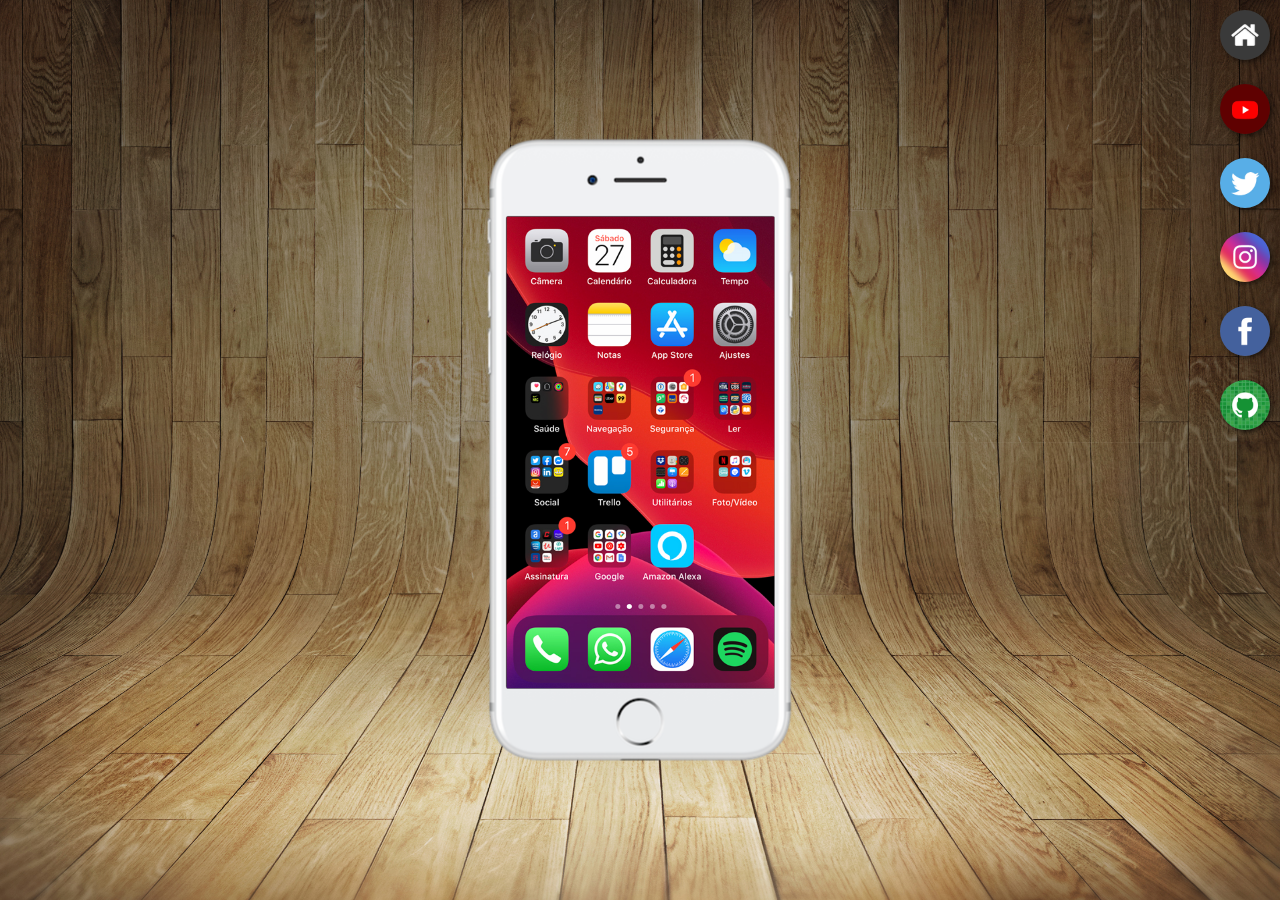
<file: index.html>
<!DOCTYPE html>
<html lang="pt">
<head>
    <meta charset="UTF-8">
    <meta name="viewport" content="width=device-width, initial-scale=1.0">
    <link rel="shortcut icon" href="favicon.ico" type="image/x-icon">
    <title>Projecto Redes Sociais</title>
    <link rel="stylesheet" href="estilos/style.css">
</head>
<body>
    <main>
        <section id="telefone">
            <iframe src="home.html" frameborder="0"name="tela" id="tela"></iframe>
        </section>
        <section id="redes-sociais">
            <a href="home.html" target="tela">
                <img src="imagens/logo-home.jpg" alt="home">
            </a><br>
            <a href="youtube.html" target="tela">
                <img src="imagens/logo-youtube.jpg" alt="youtube">
            </a><br>
            <a href="twitter.html" target="tela">
                <img src="imagens/logo-twitter.jpg" alt="twitter">
            </a><br>
            <a href="instagram.html" target="tela">
                <img src="imagens/logo-instagram.jpg" alt="logo-instagram">
            </a><br>
            <a href="facebook.html" target="tela">
                <img src="imagens/logo-facebook.jpg" alt="facebook">
            </a><br>
            <a href="github.html" target="tela">
                <img src="imagens/logo-github.jpg" alt="github">
            </a><br>
        </section>
    </main>
</body>
</html>
</file>
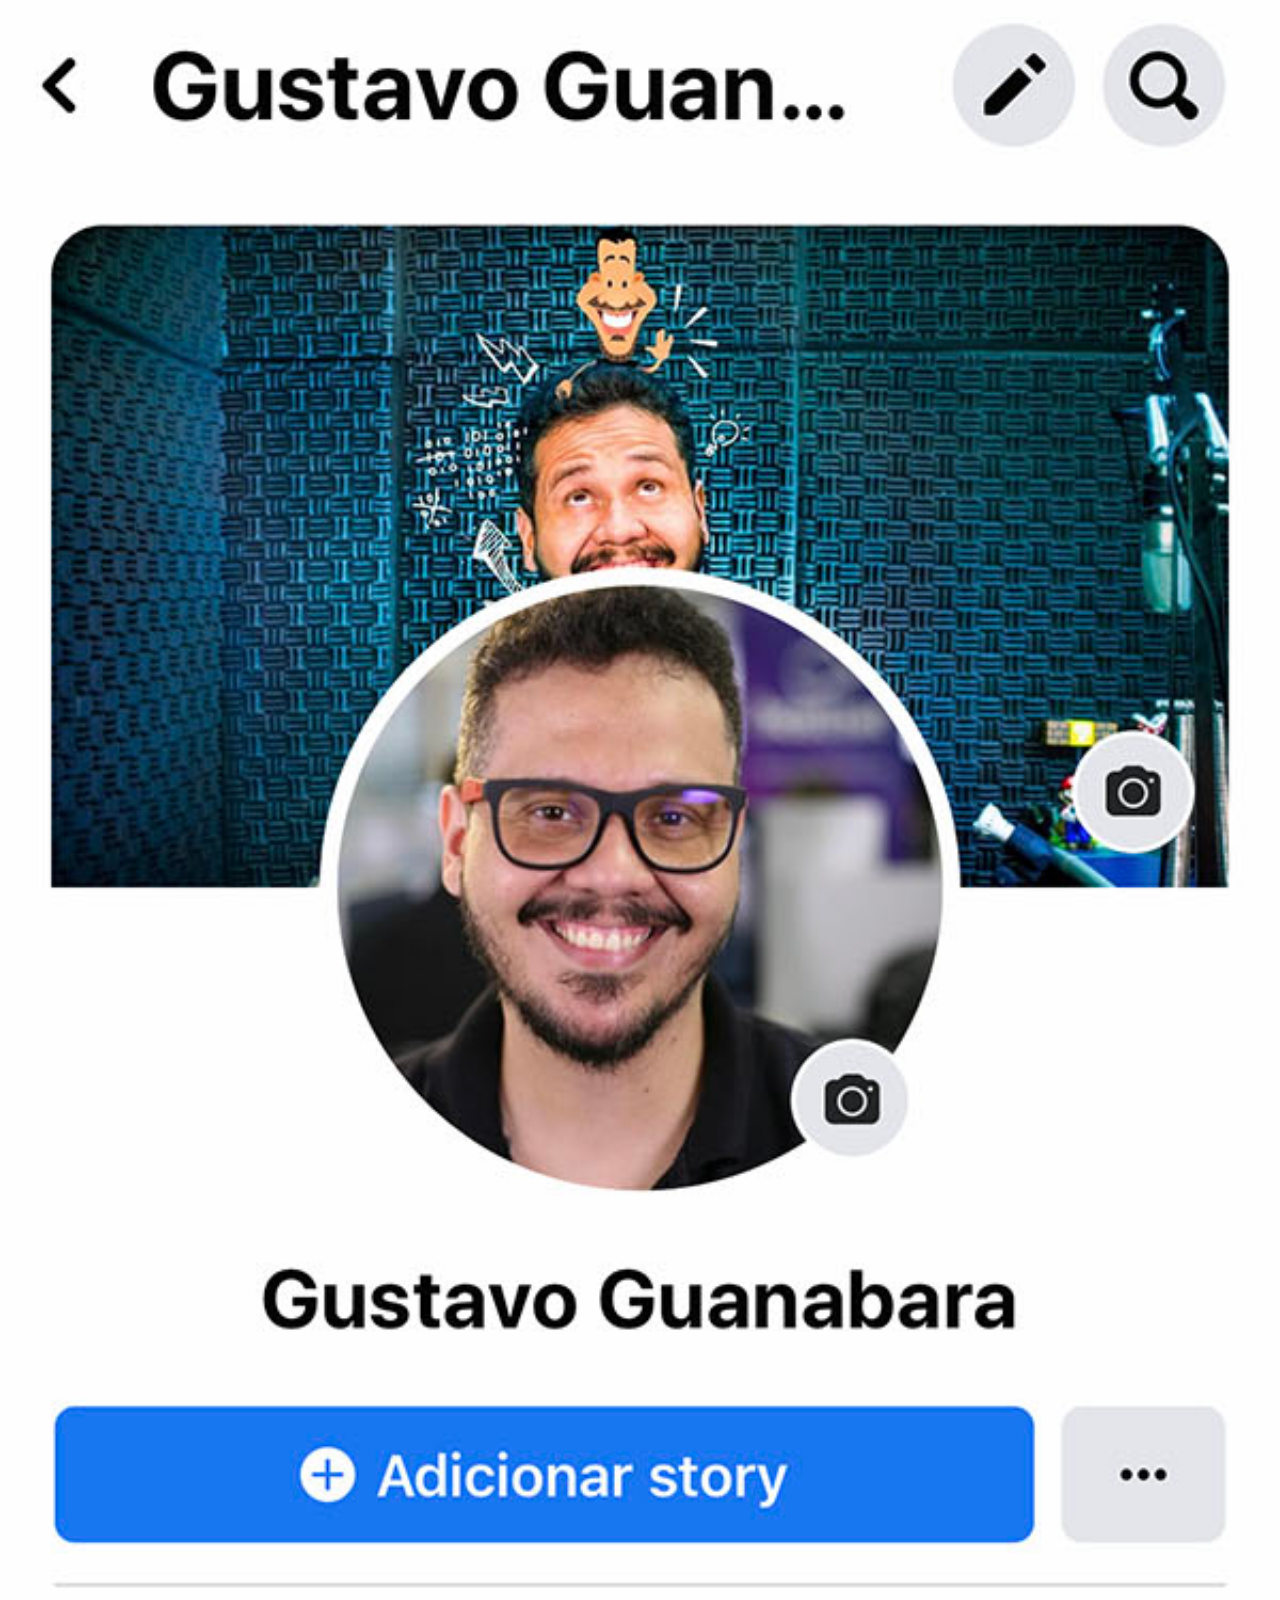
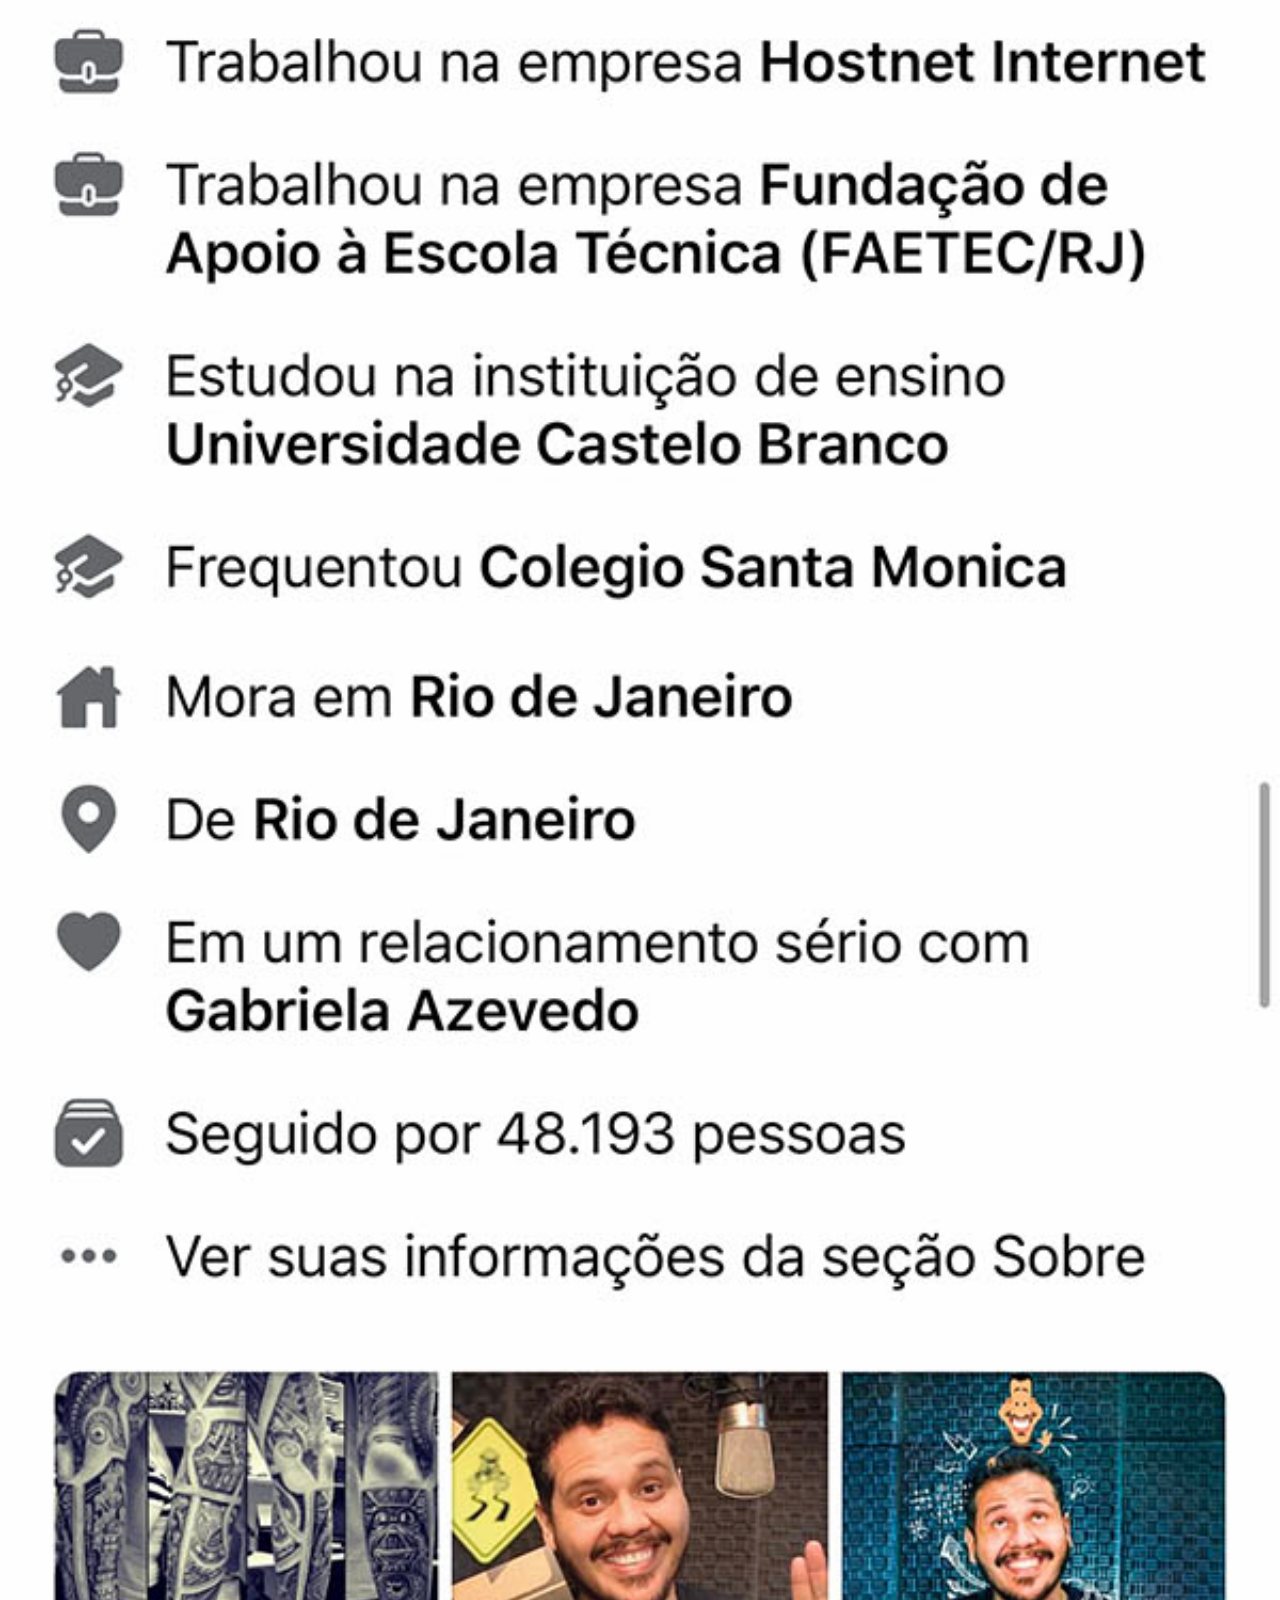
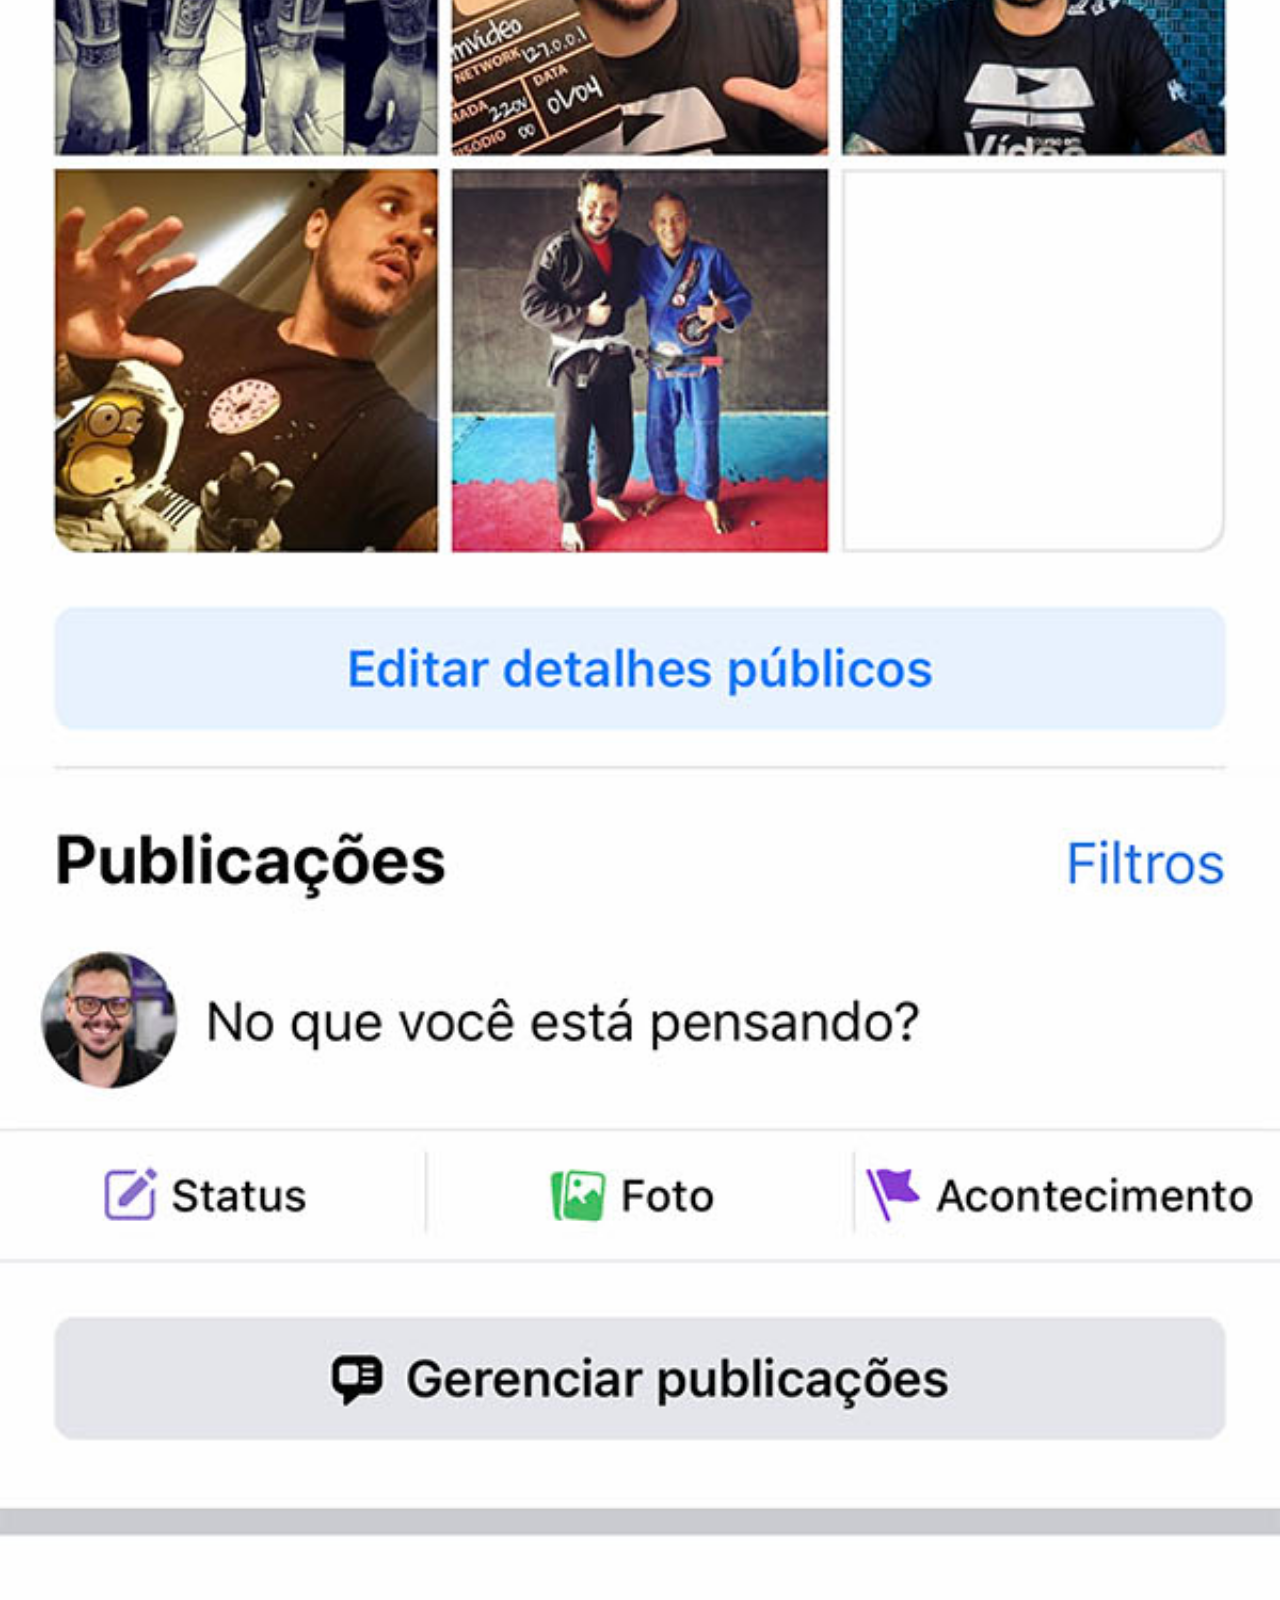
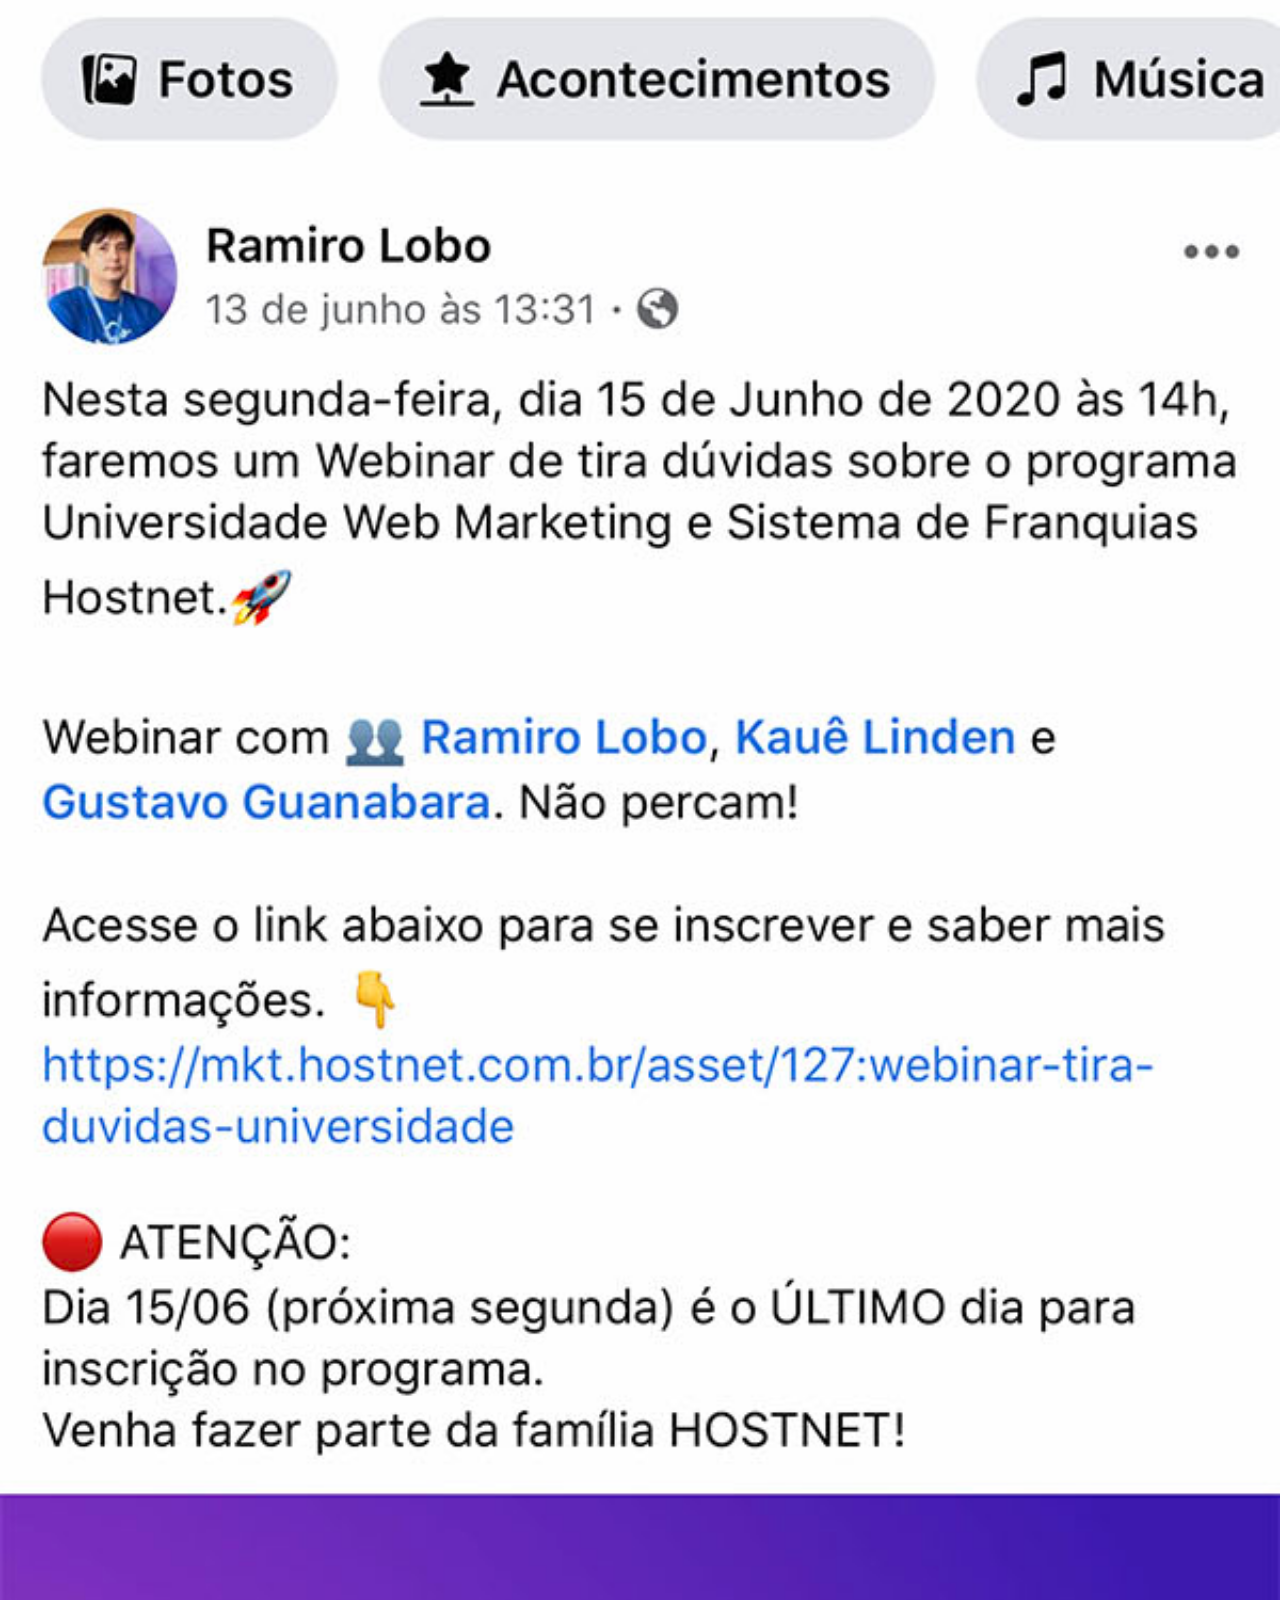
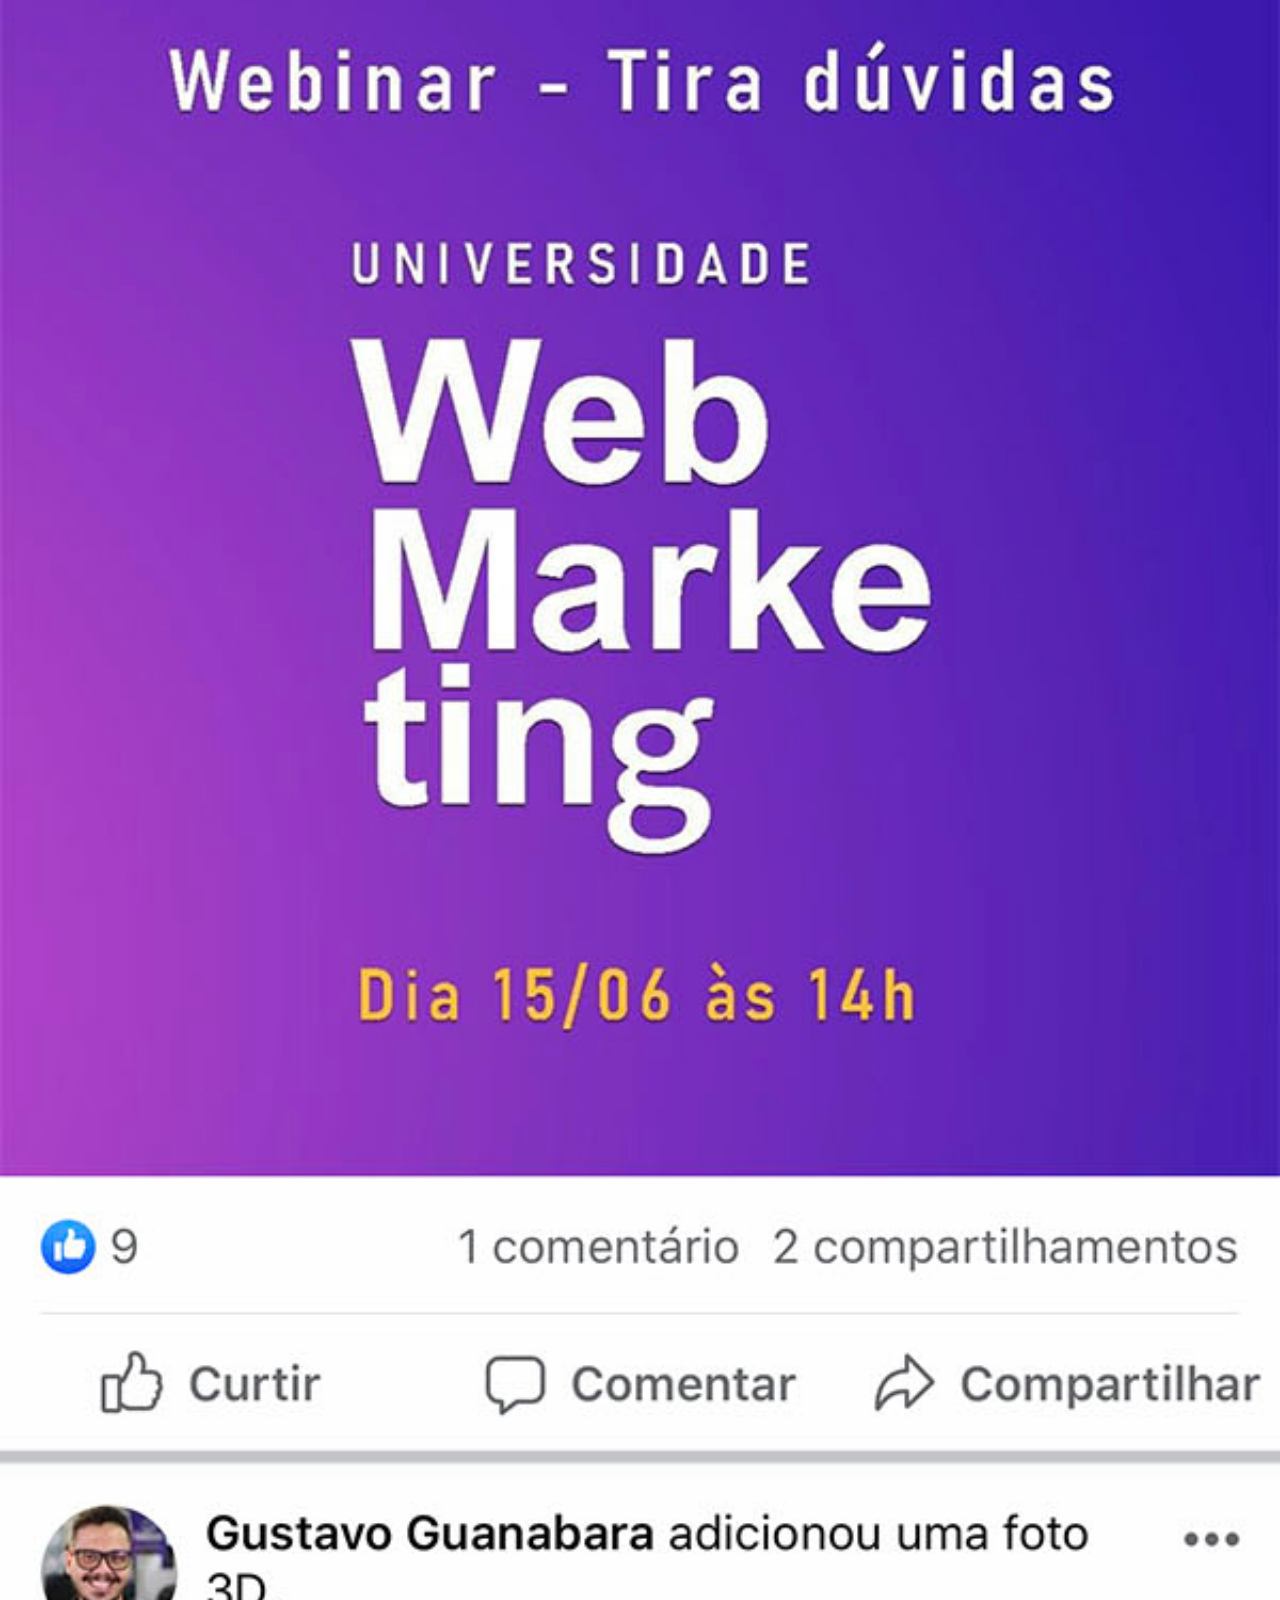
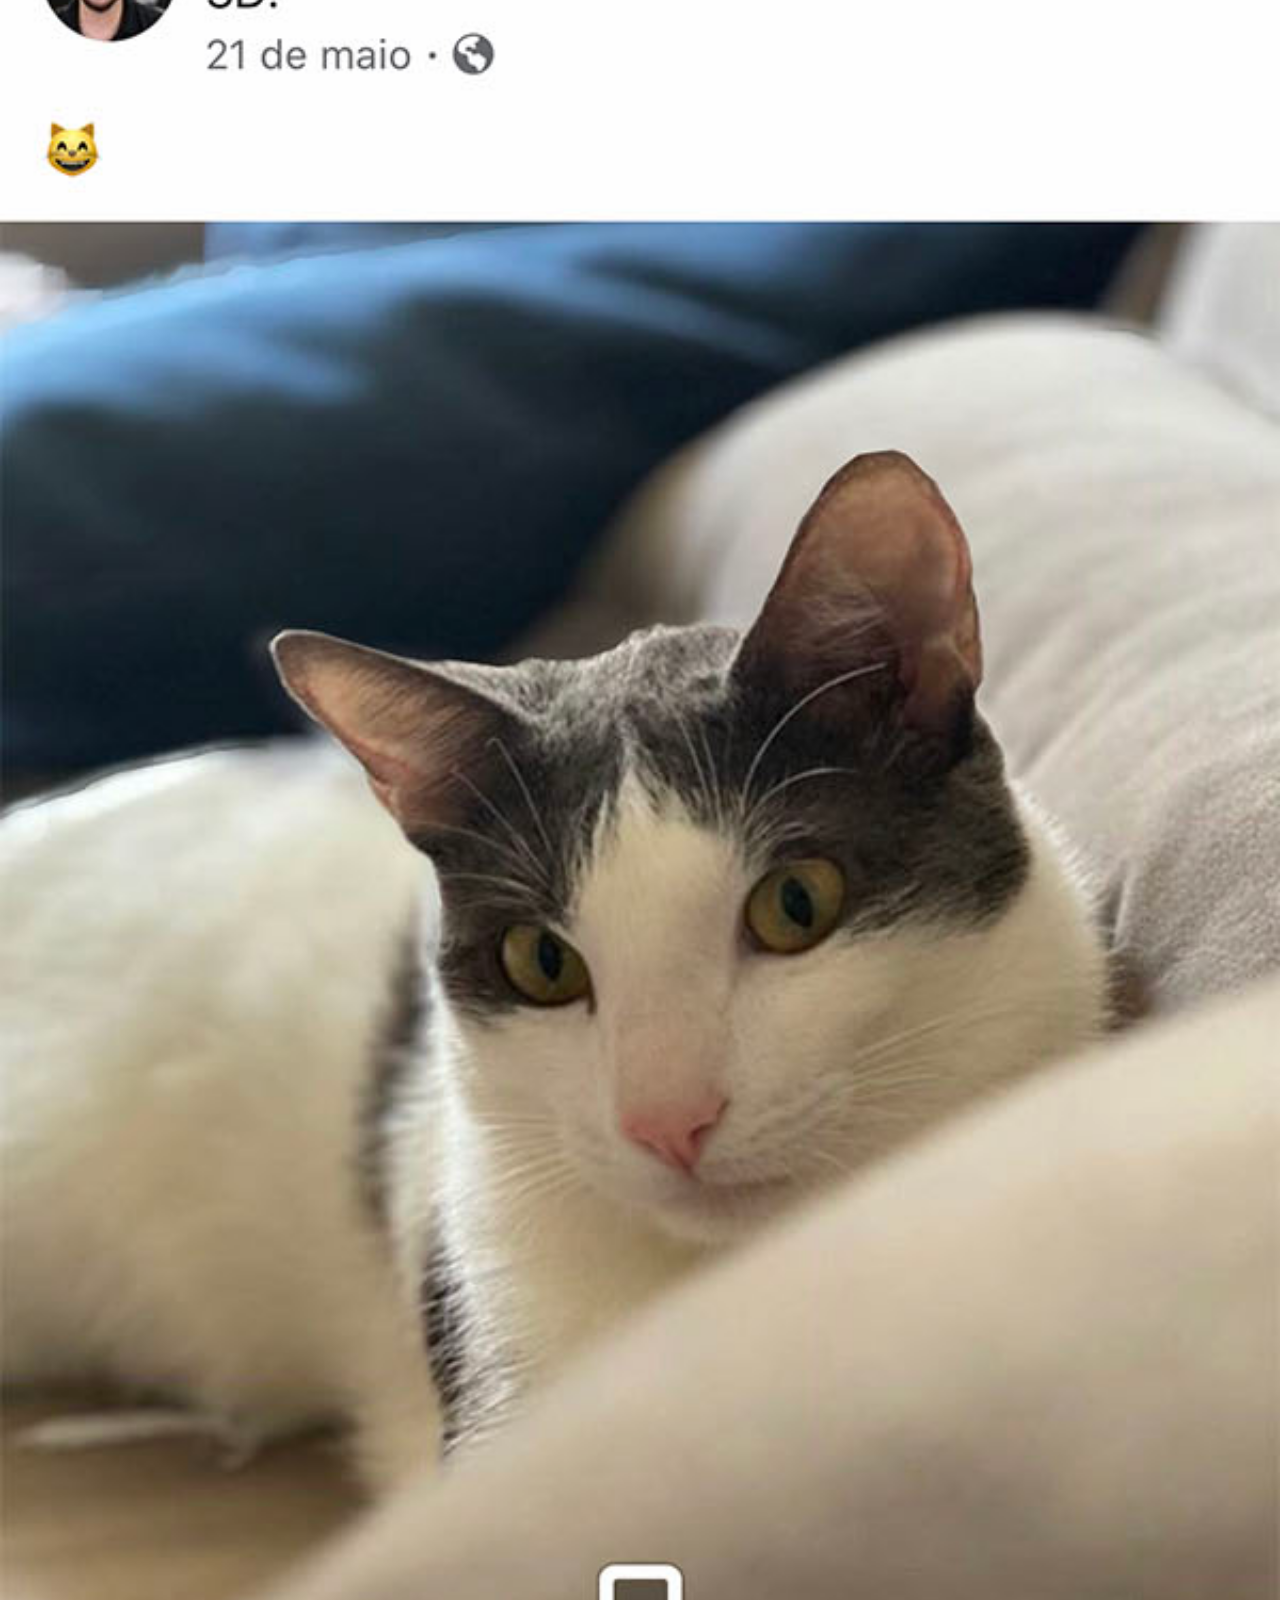
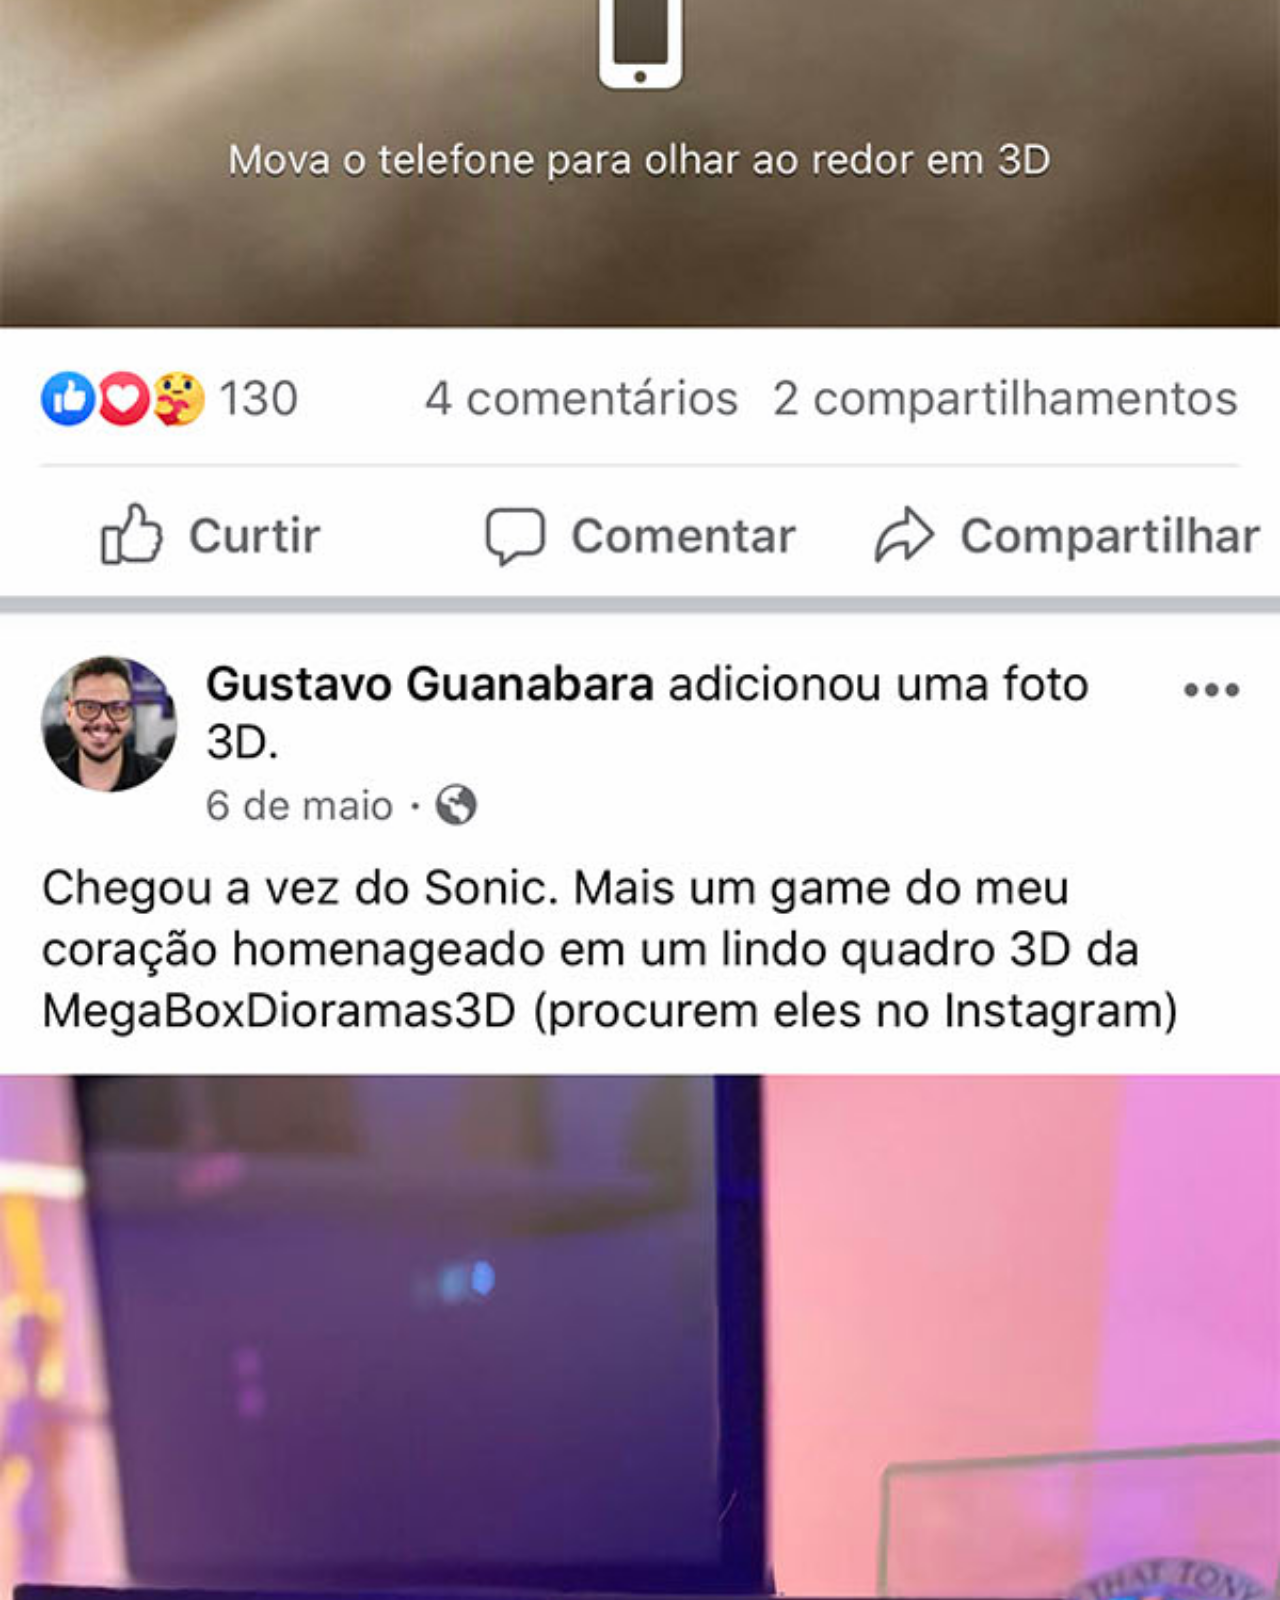
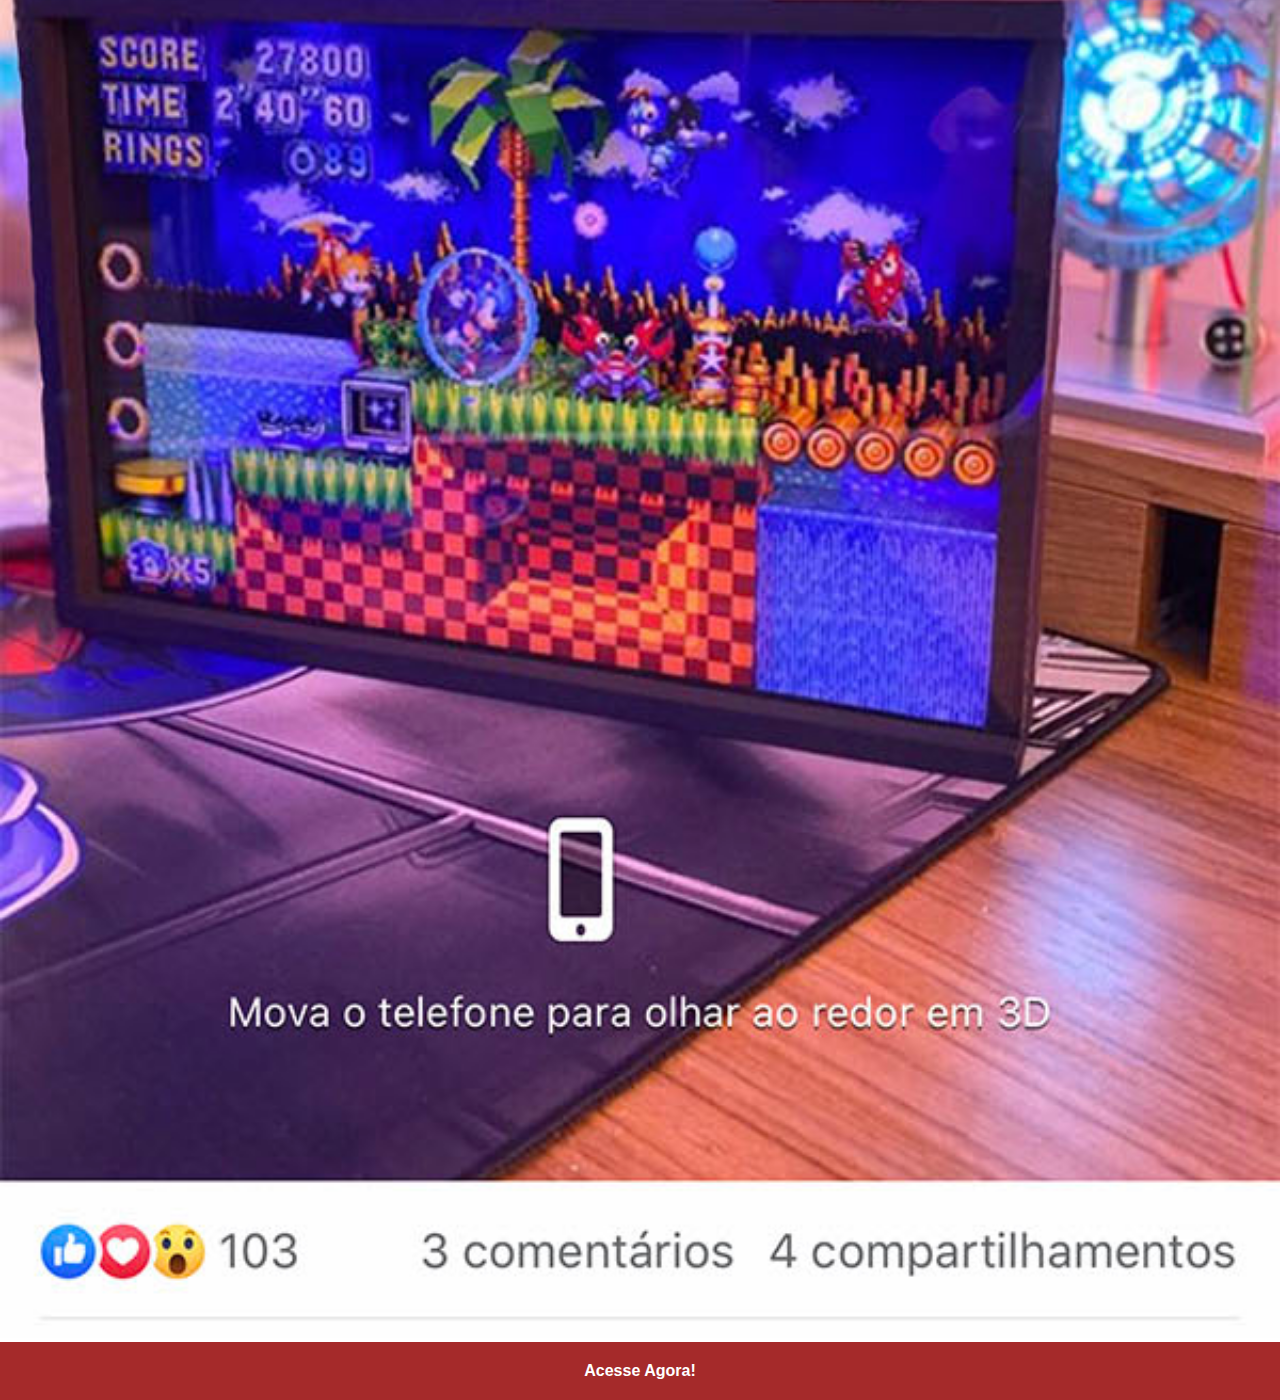
<file: facebook.html>
<!DOCTYPE html>
<html lang="en">
<head>
    <meta charset="UTF-8">
    <meta name="viewport" content="width=device-width, initial-scale=1.0">
    <link rel="stylesheet" href="estilos/social.css">
    <title>Facebook</title>
</head>
<body>
    <img src="imagens/tela-facebook.jpg" alt="Facebook">
    <a href="" target="_blank">Acesse Agora!</a>
</body>
</html>
</file>
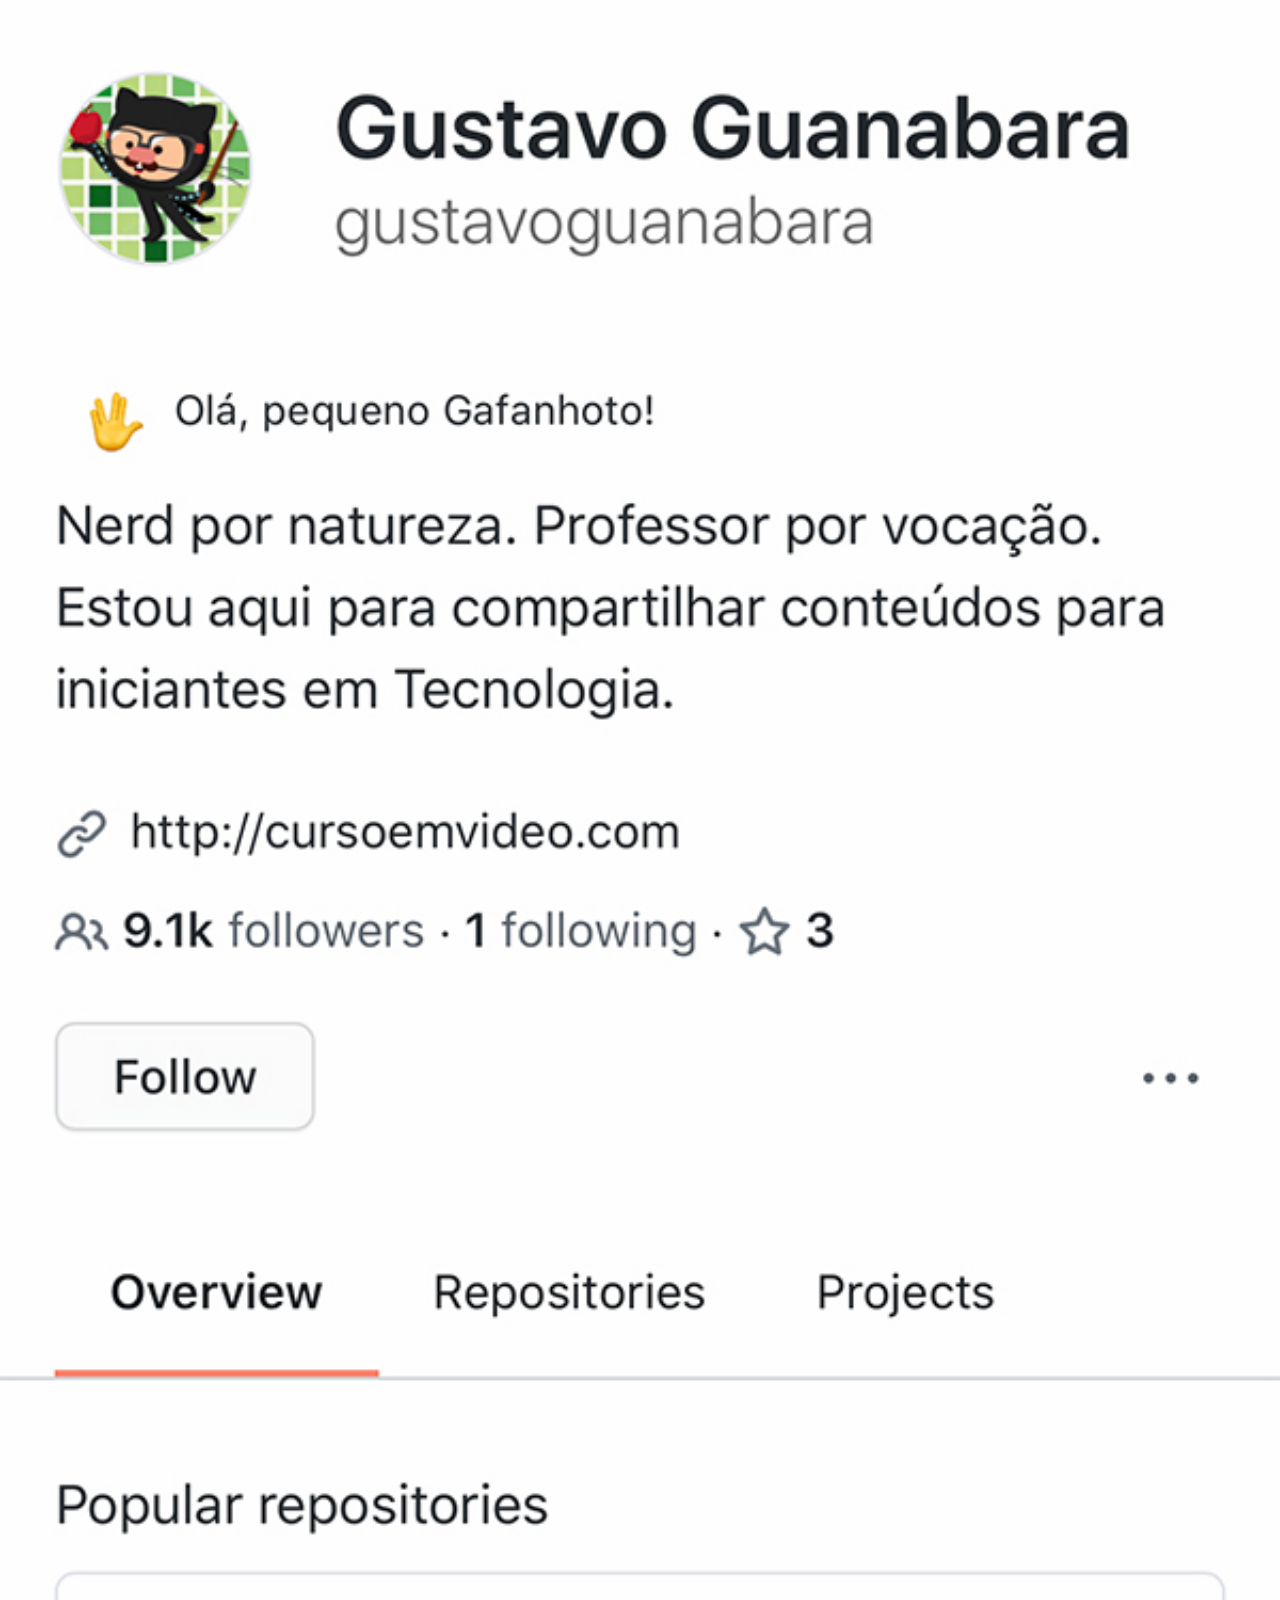
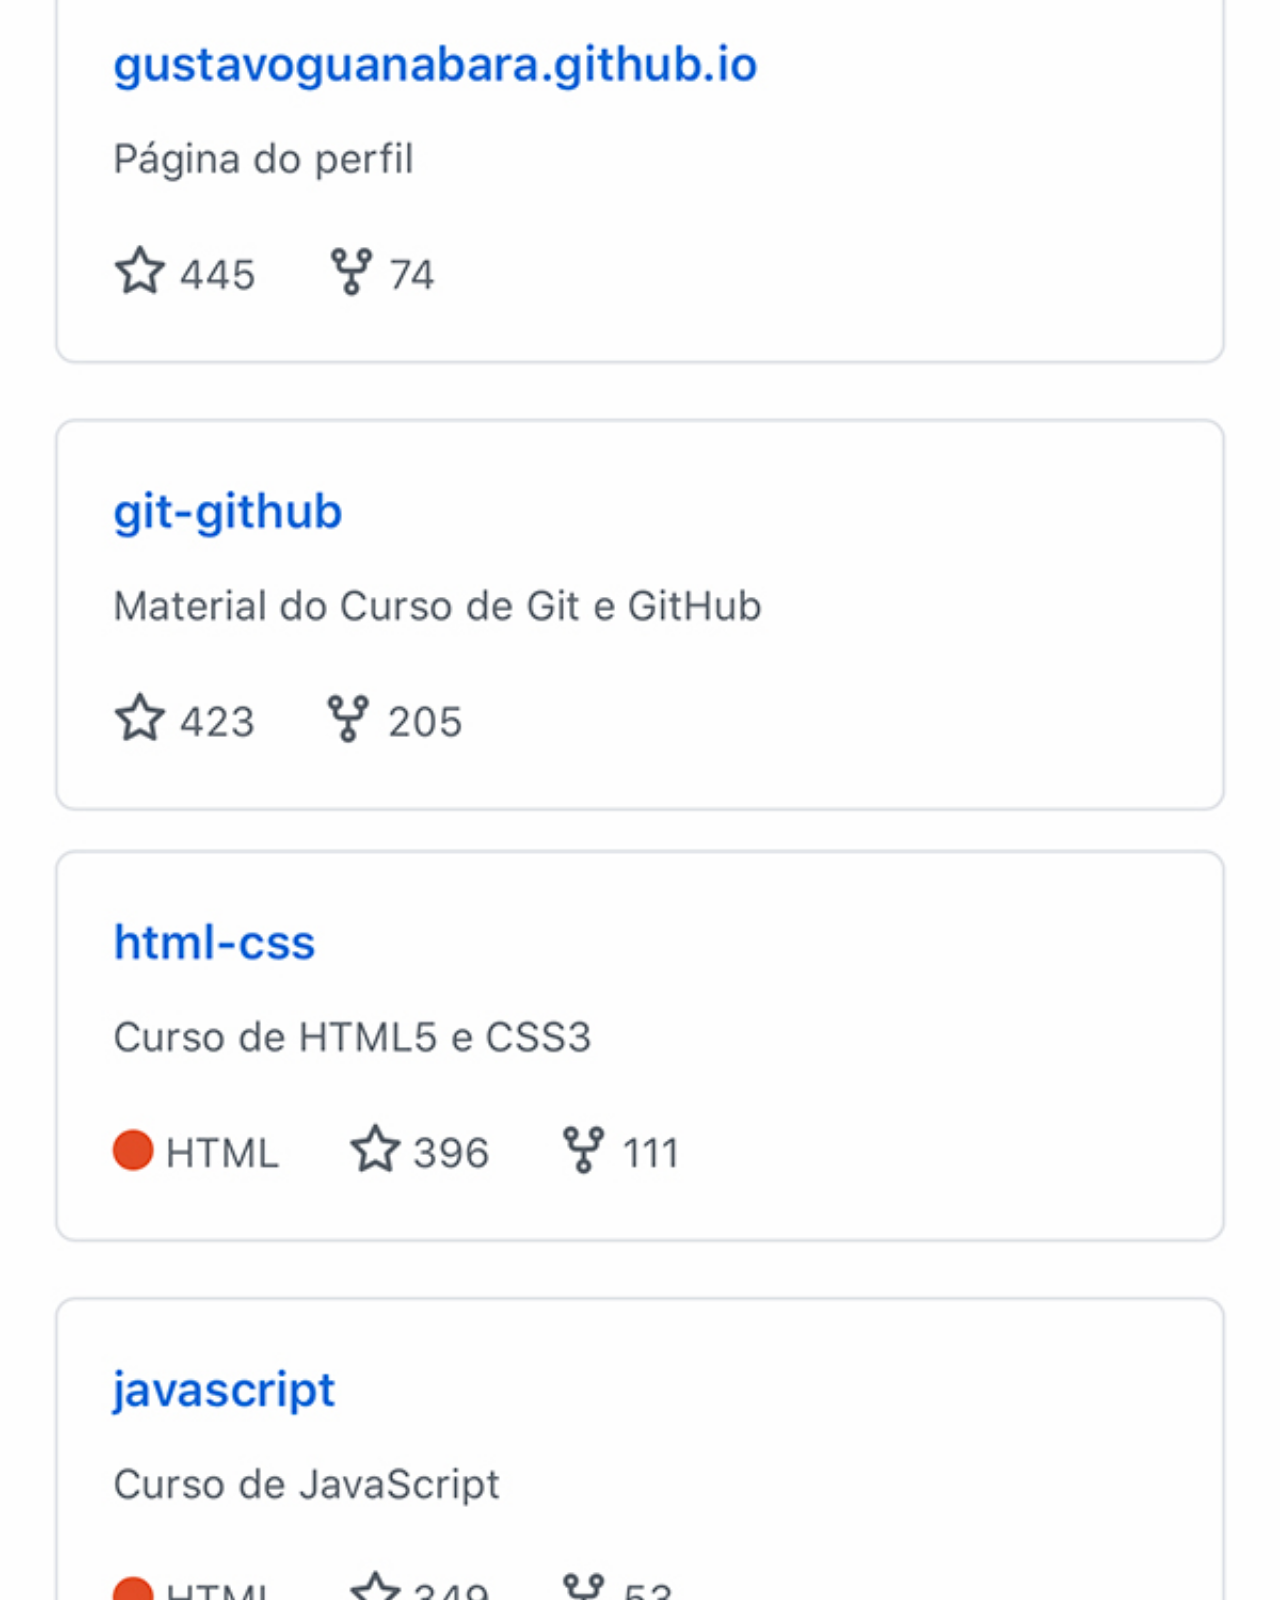
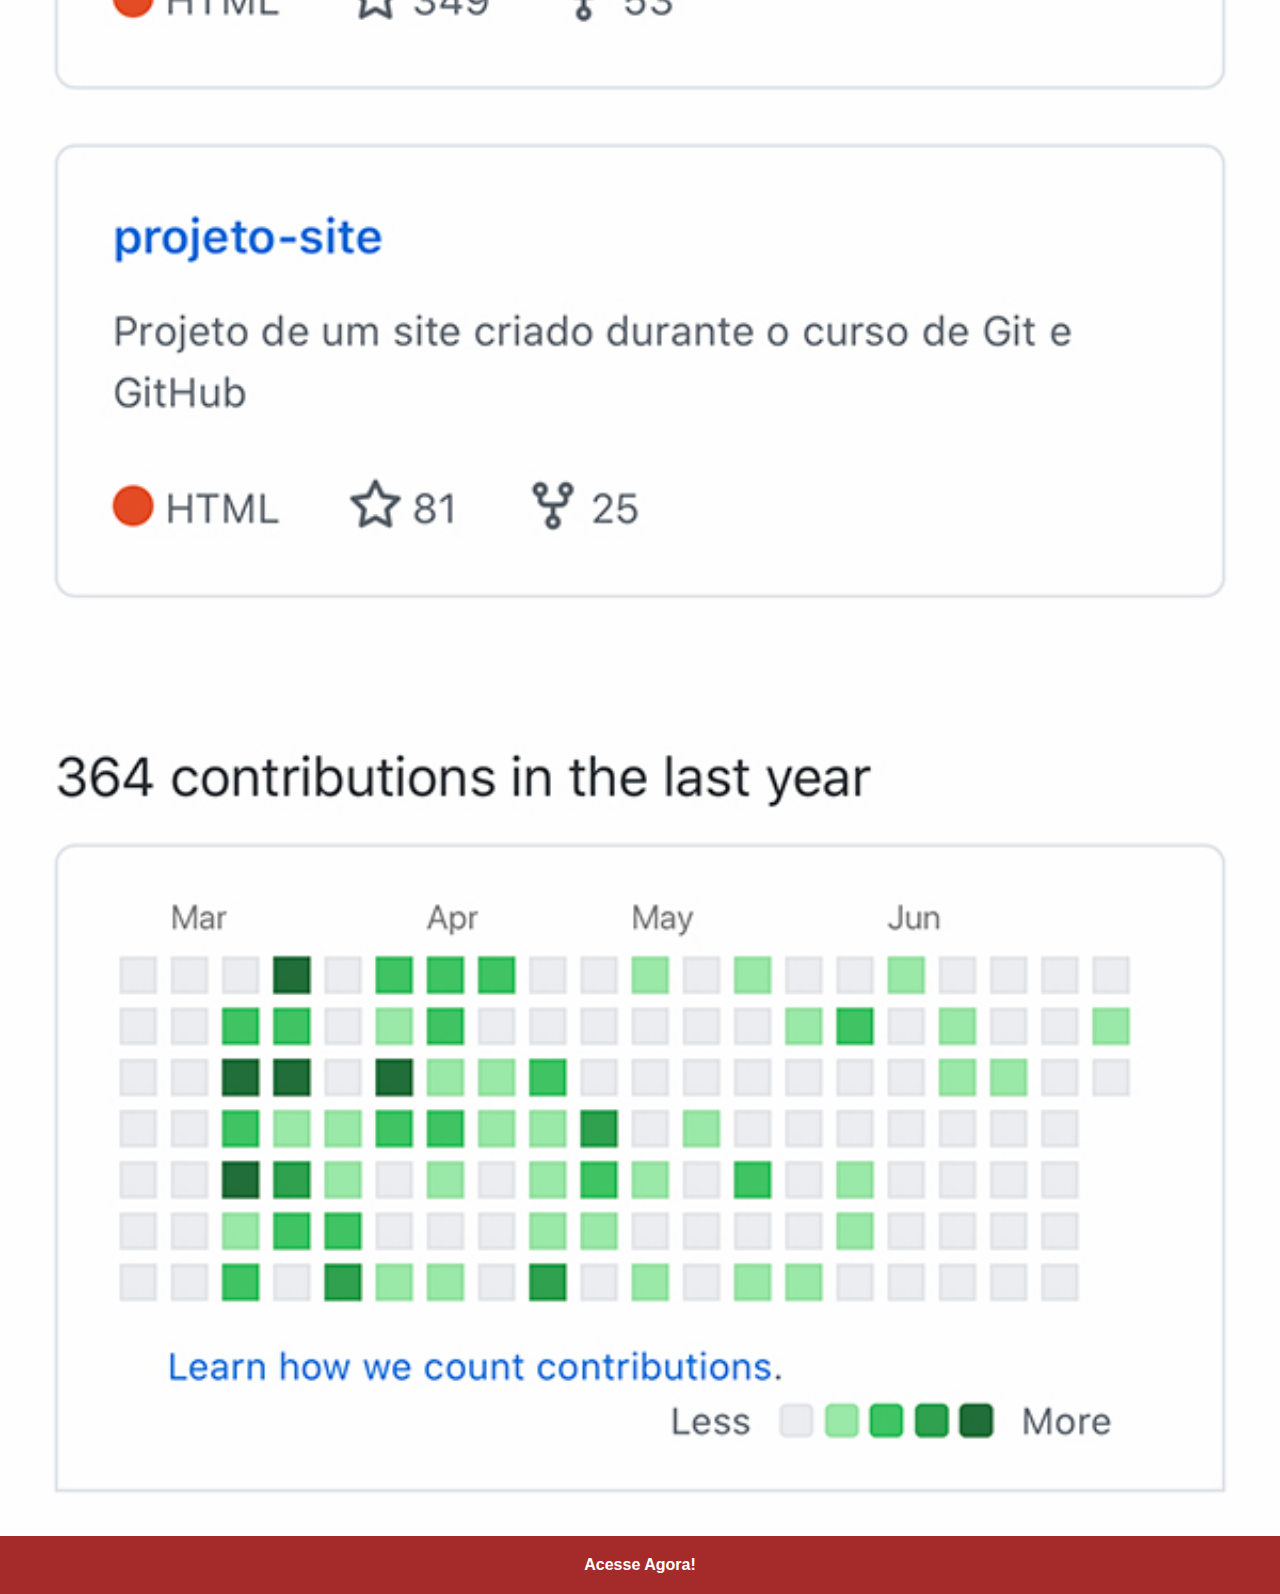
<file: github.html>
<!DOCTYPE html>
<html lang="pt">
<head>
    <meta charset="UTF-8">
    <meta name="viewport" content="width=device-width, initial-scale=1.0">
    <link rel="stylesheet" href="estilos/social.css">
    <title>GitHub</title>
</head>
<body>
    <img src="imagens/tela-github.jpg" alt="Github">
    <a href="" target="_blank">Acesse Agora!</a>
</body>
</html>
</file>
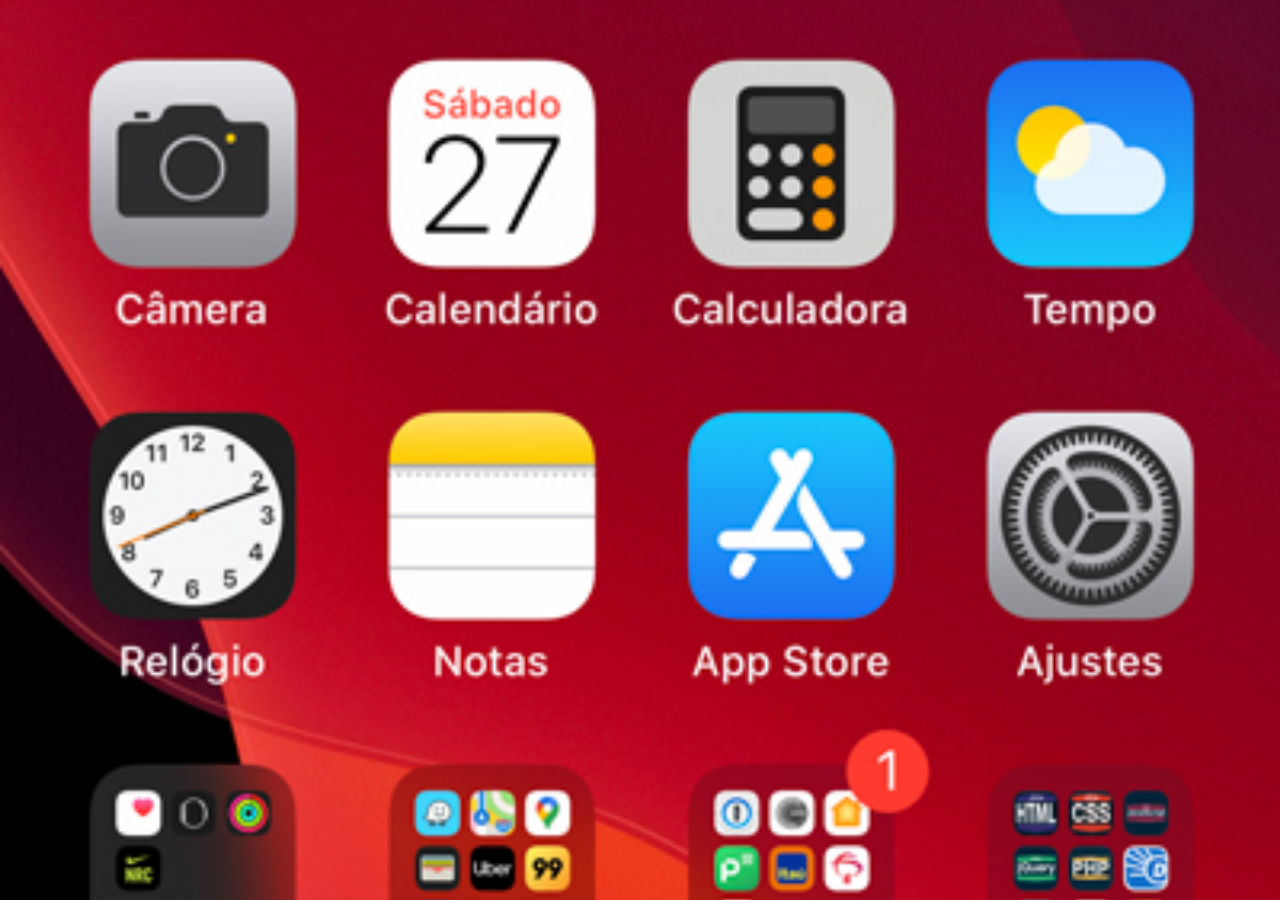
<file: home.html>
<!DOCTYPE html>
<html lang="en">
<head>
    <meta charset="UTF-8">
    <meta name="viewport" content="width=device-width, initial-scale=1.0">
    <title>Home</title>
    <style>
        *{
            margin: 0px;
            padding: 0px;
        }
        body{
            width: 100vw;
            height: 100vh;
            background: black url('imagens/tela-home.jpg')no-repeat center top;
            background-size: cover;
        }
    </style>
</head>
<body>
    
</body>
</html>
</file>
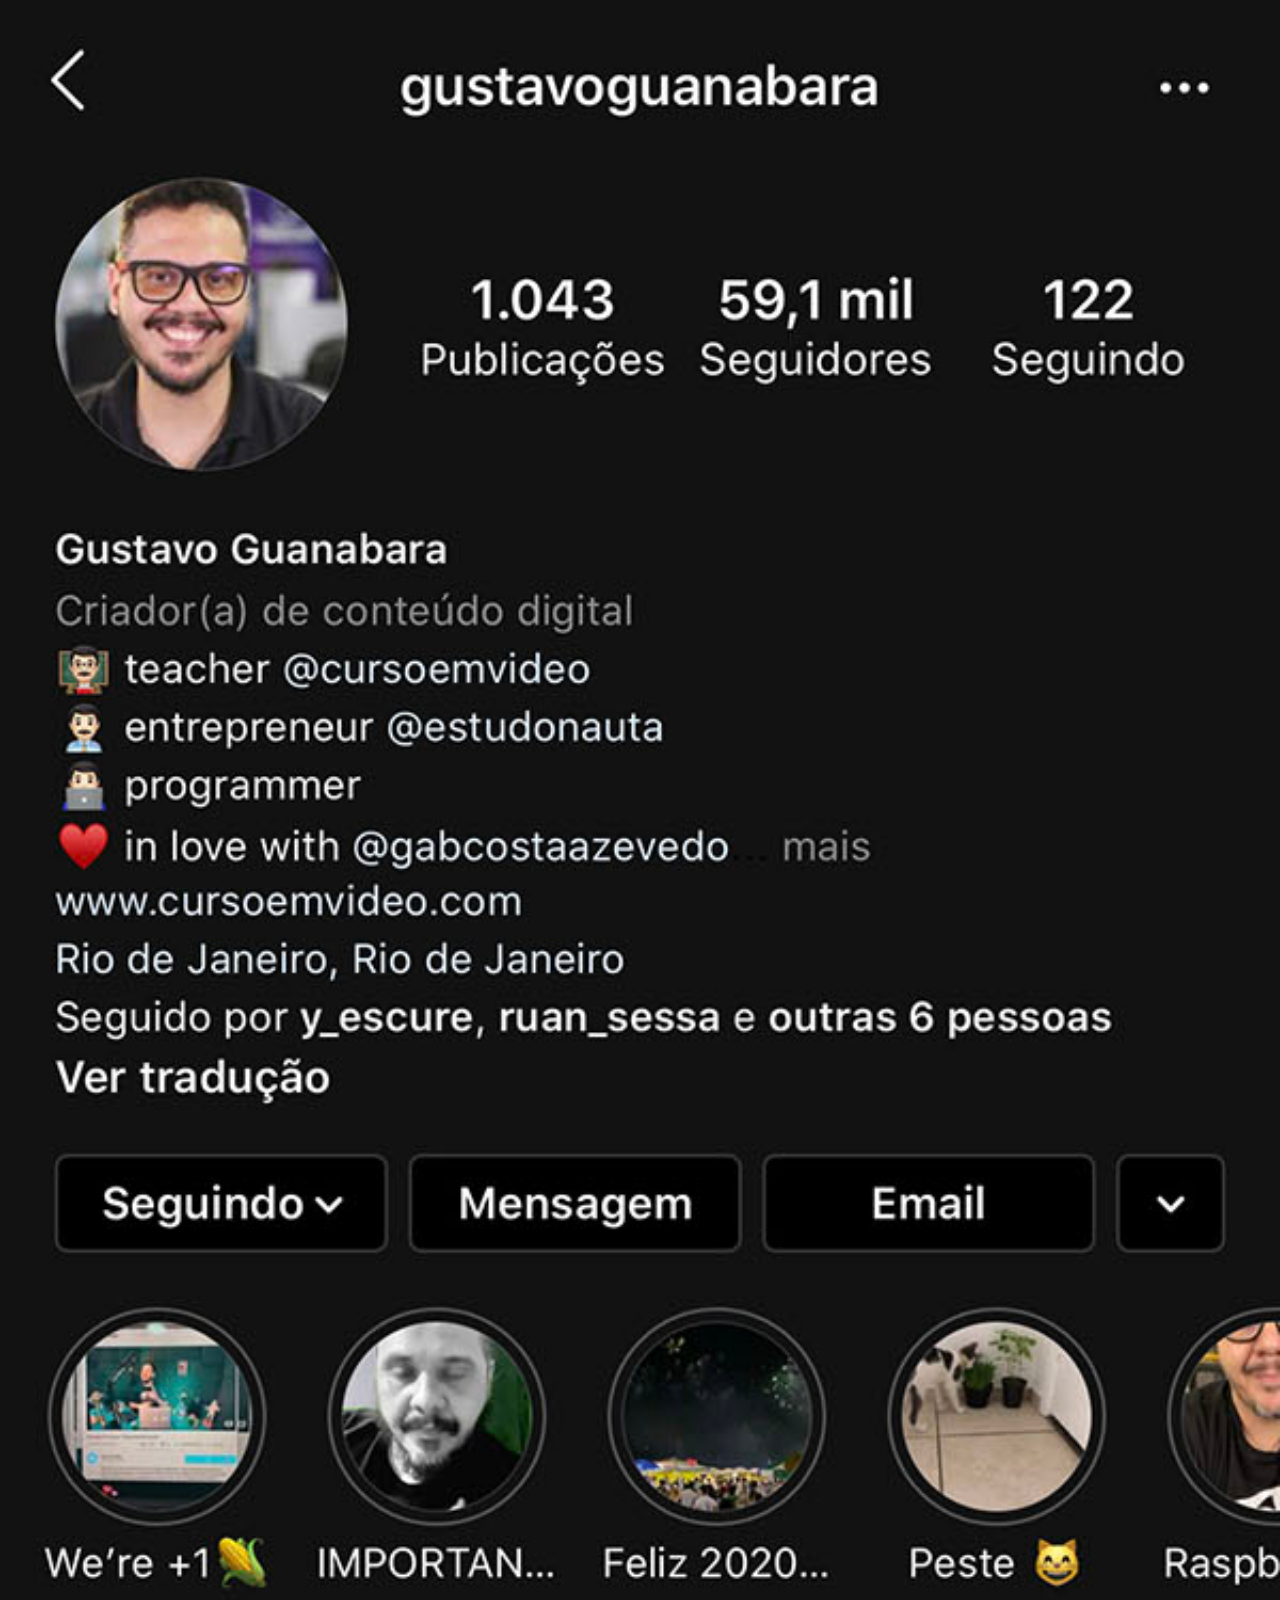
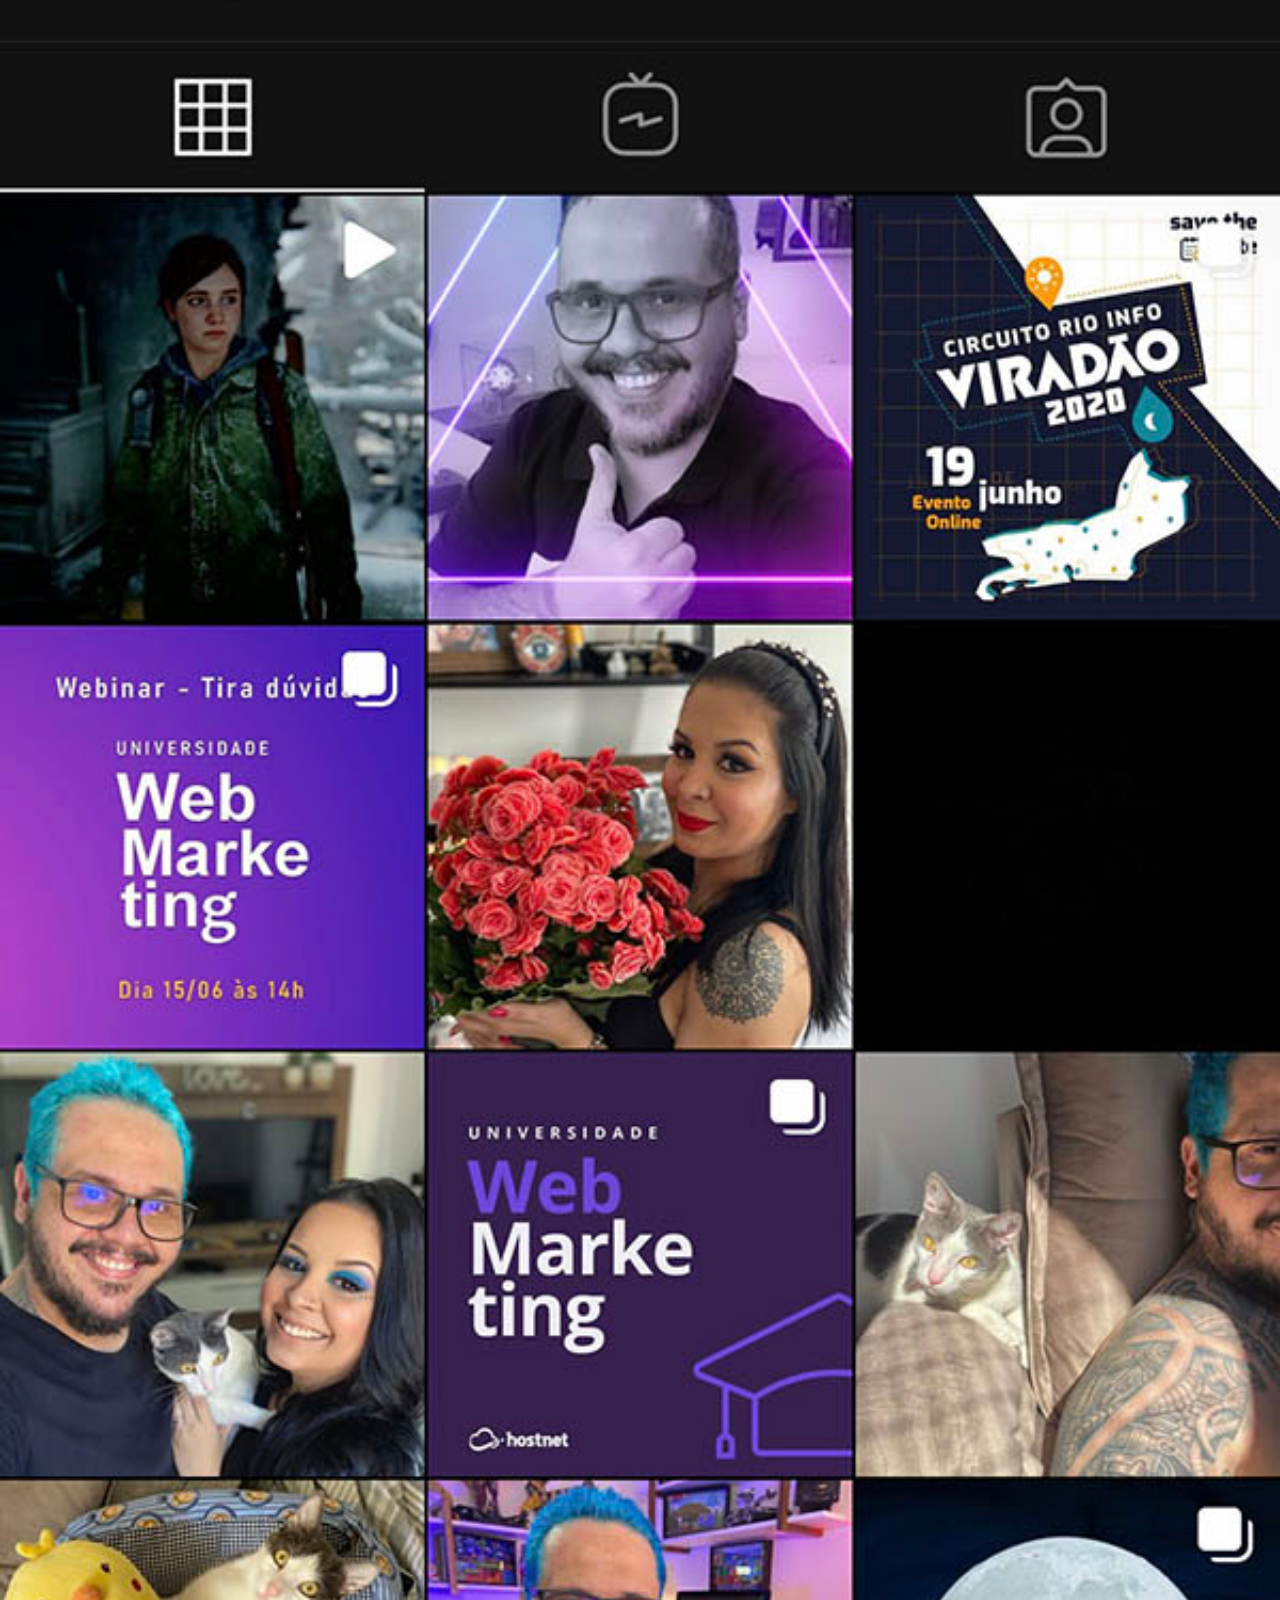
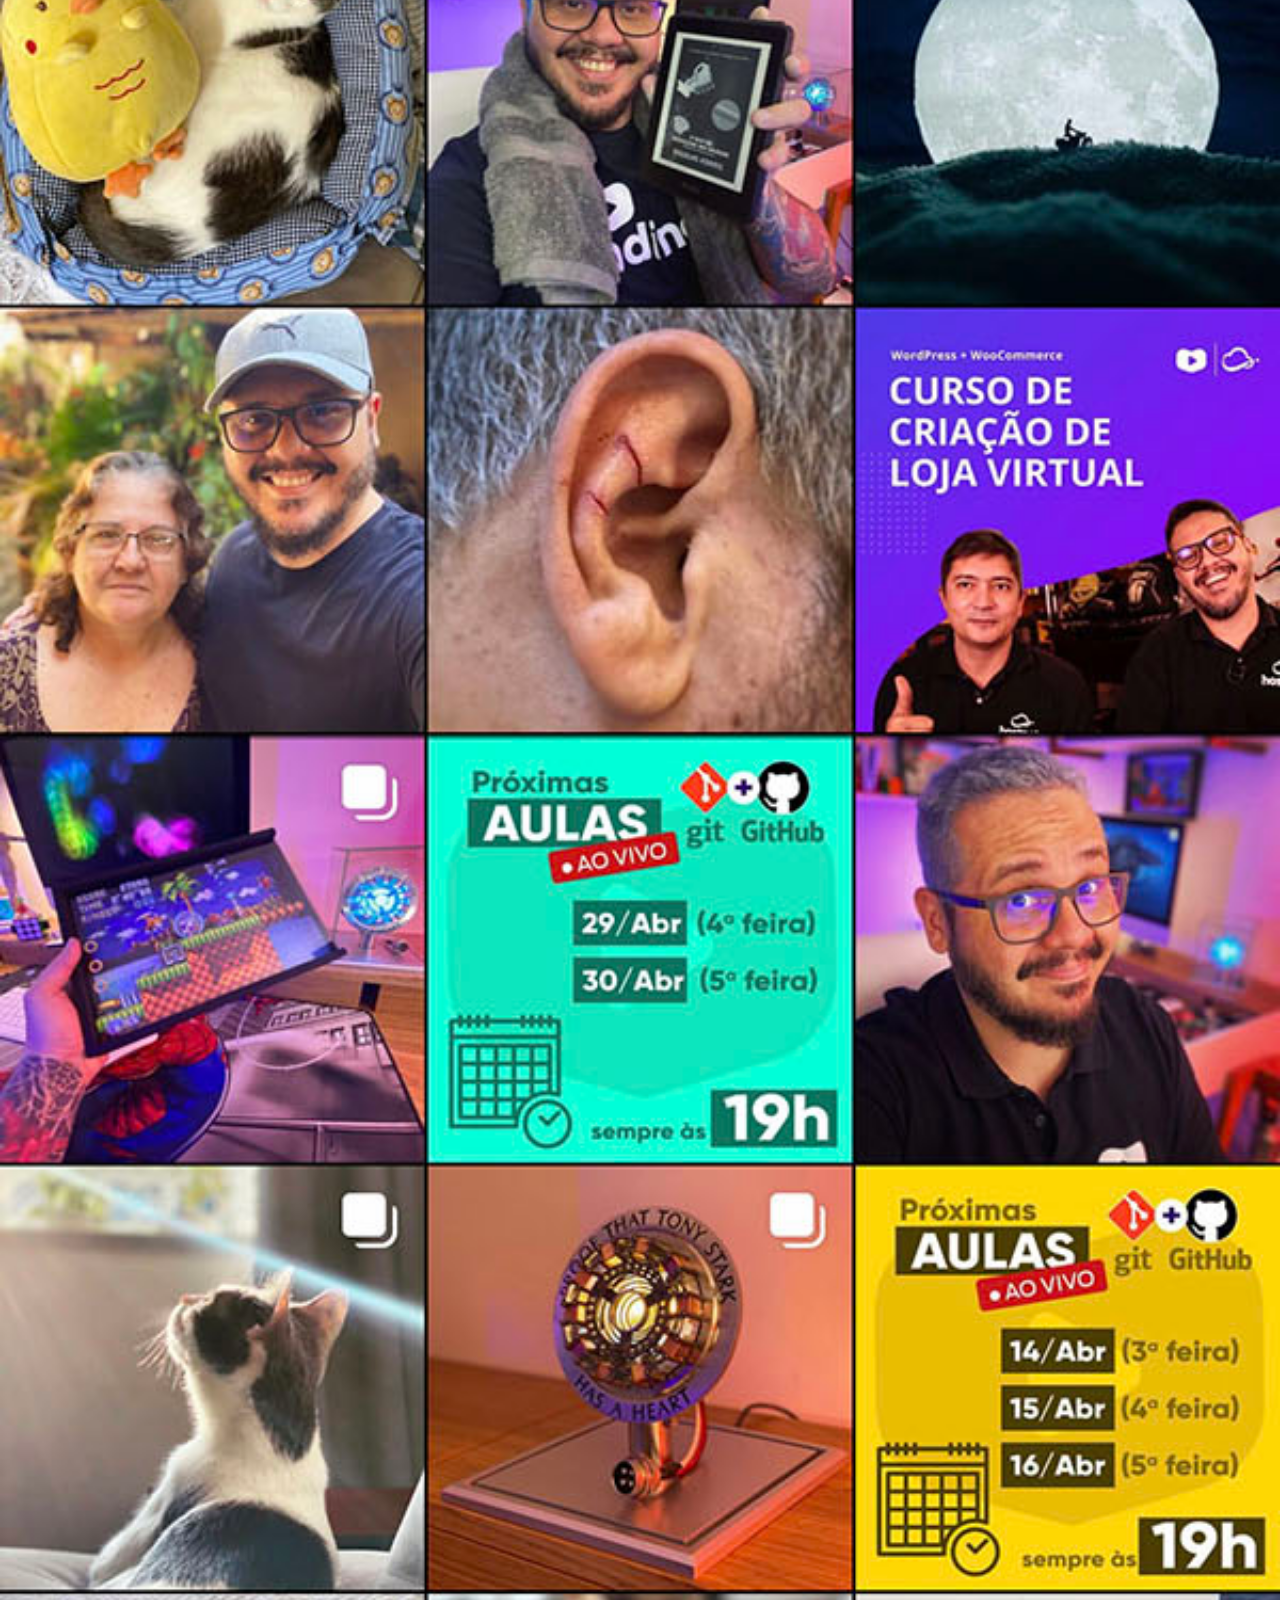
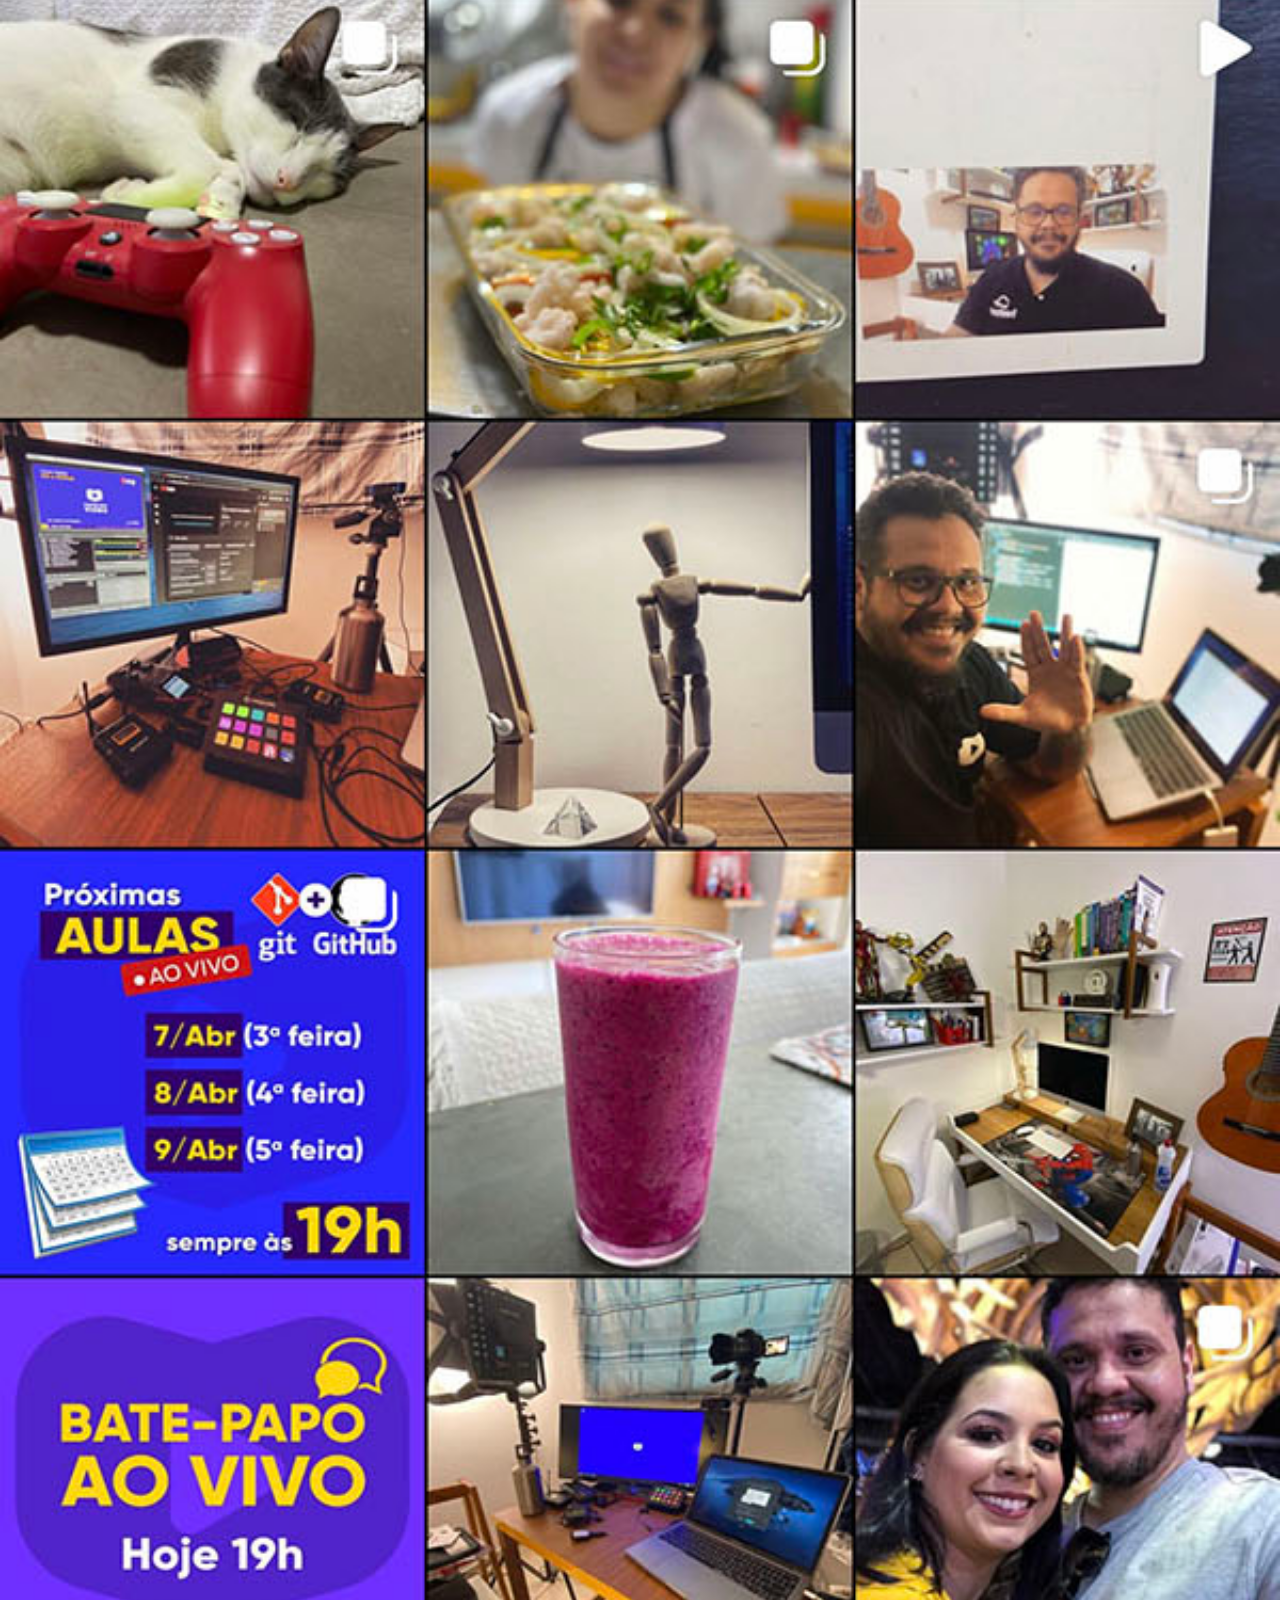
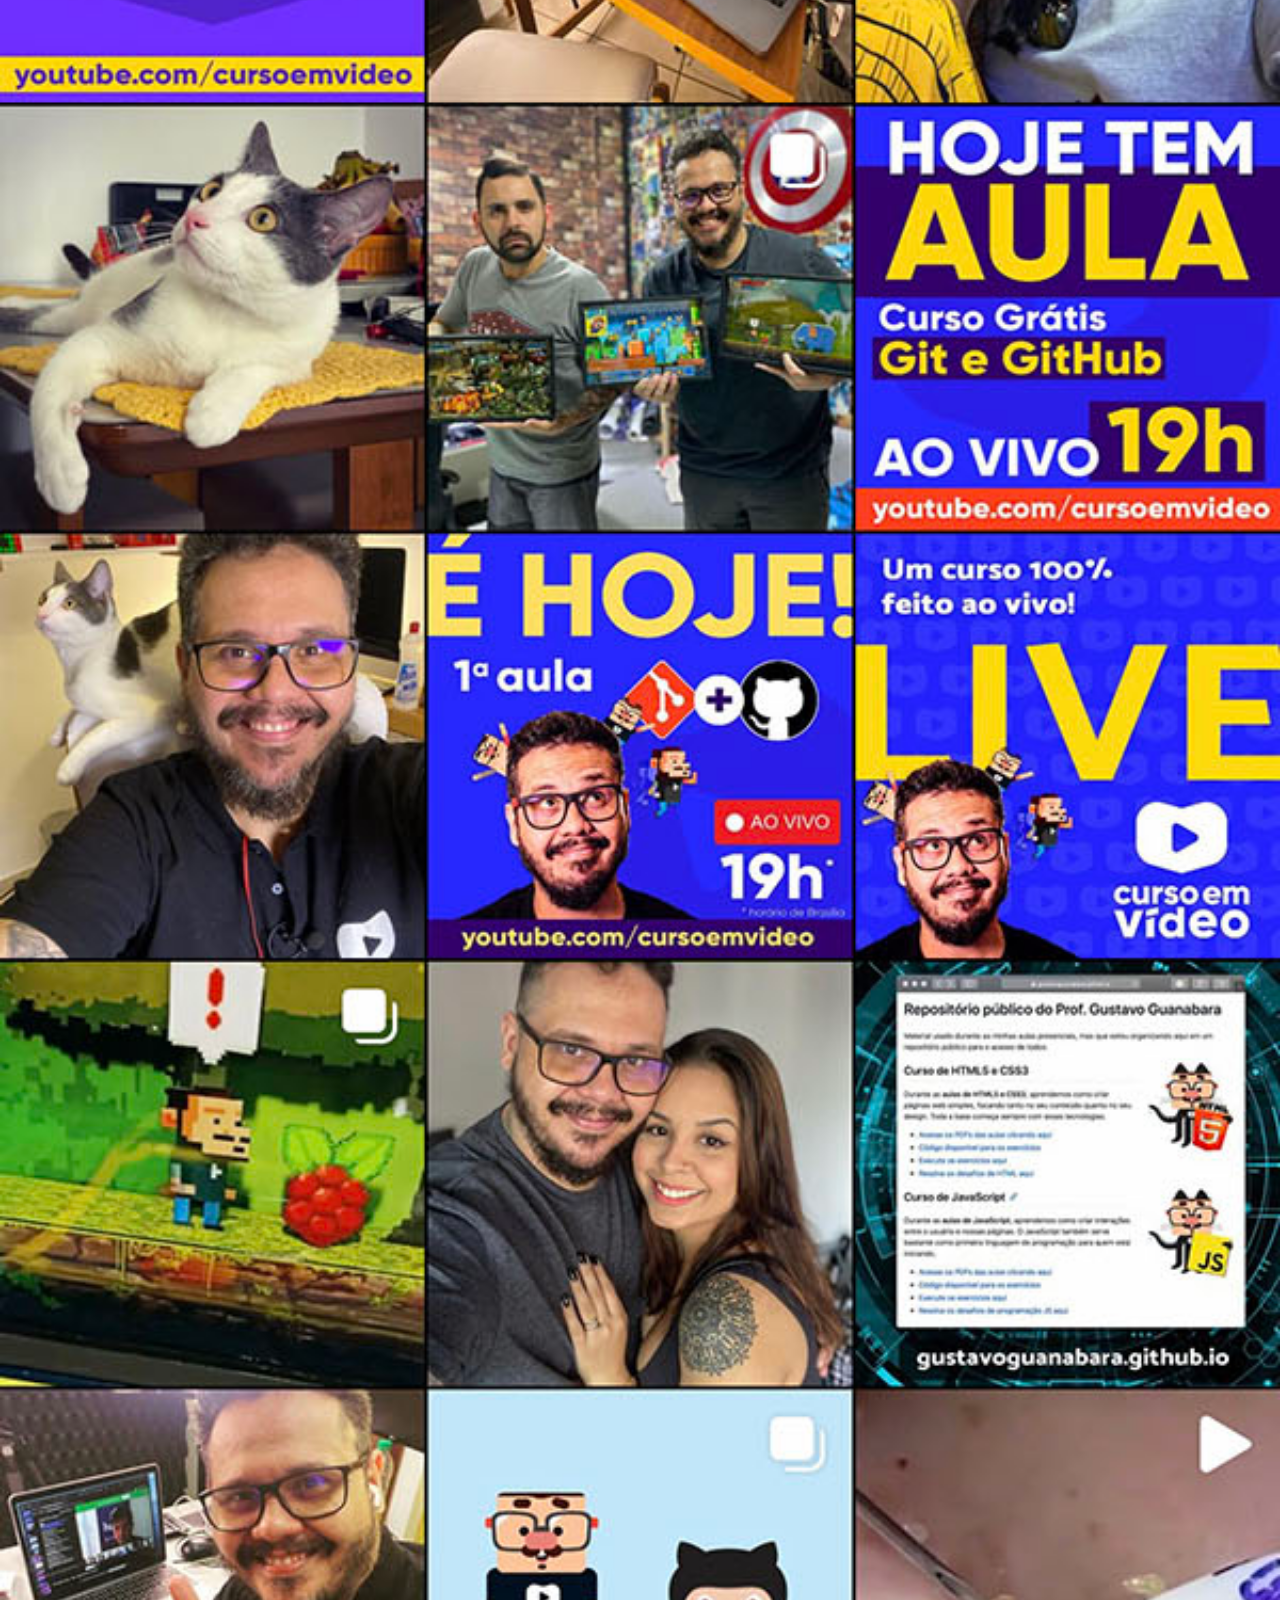
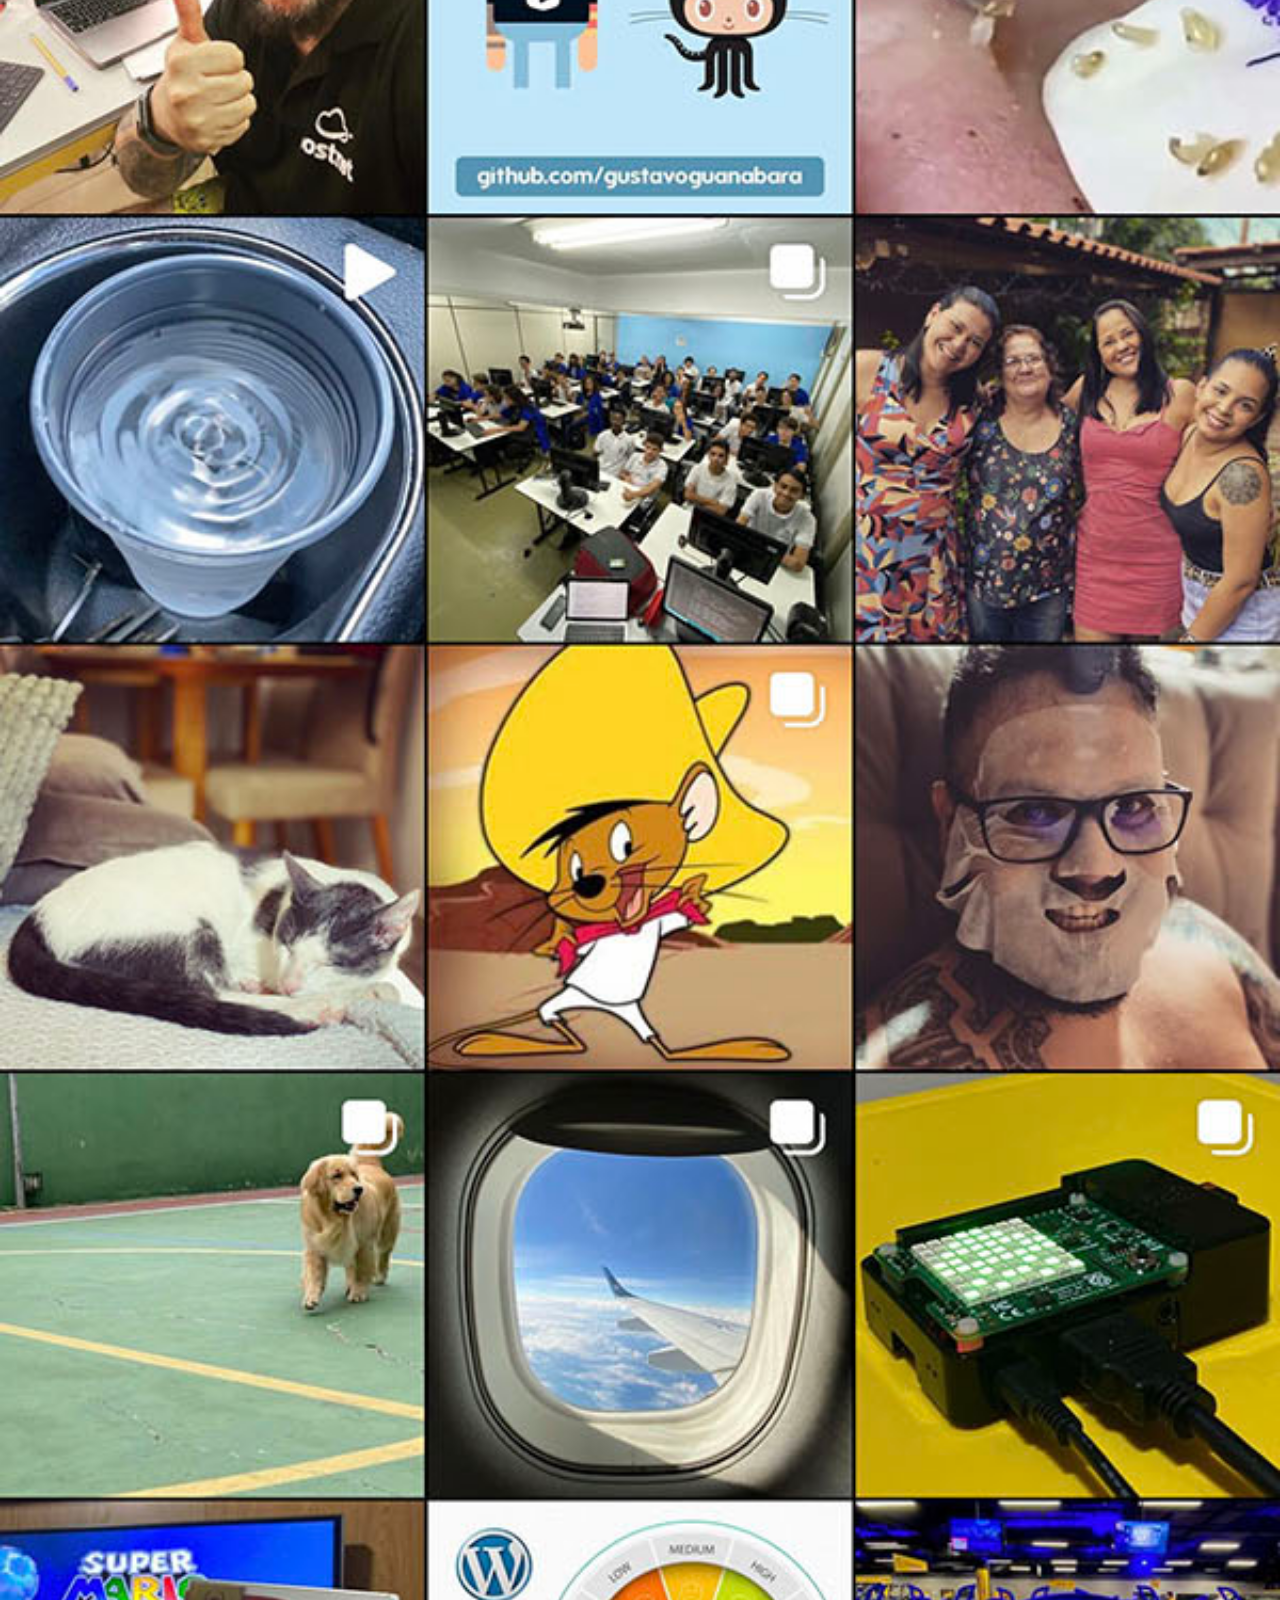
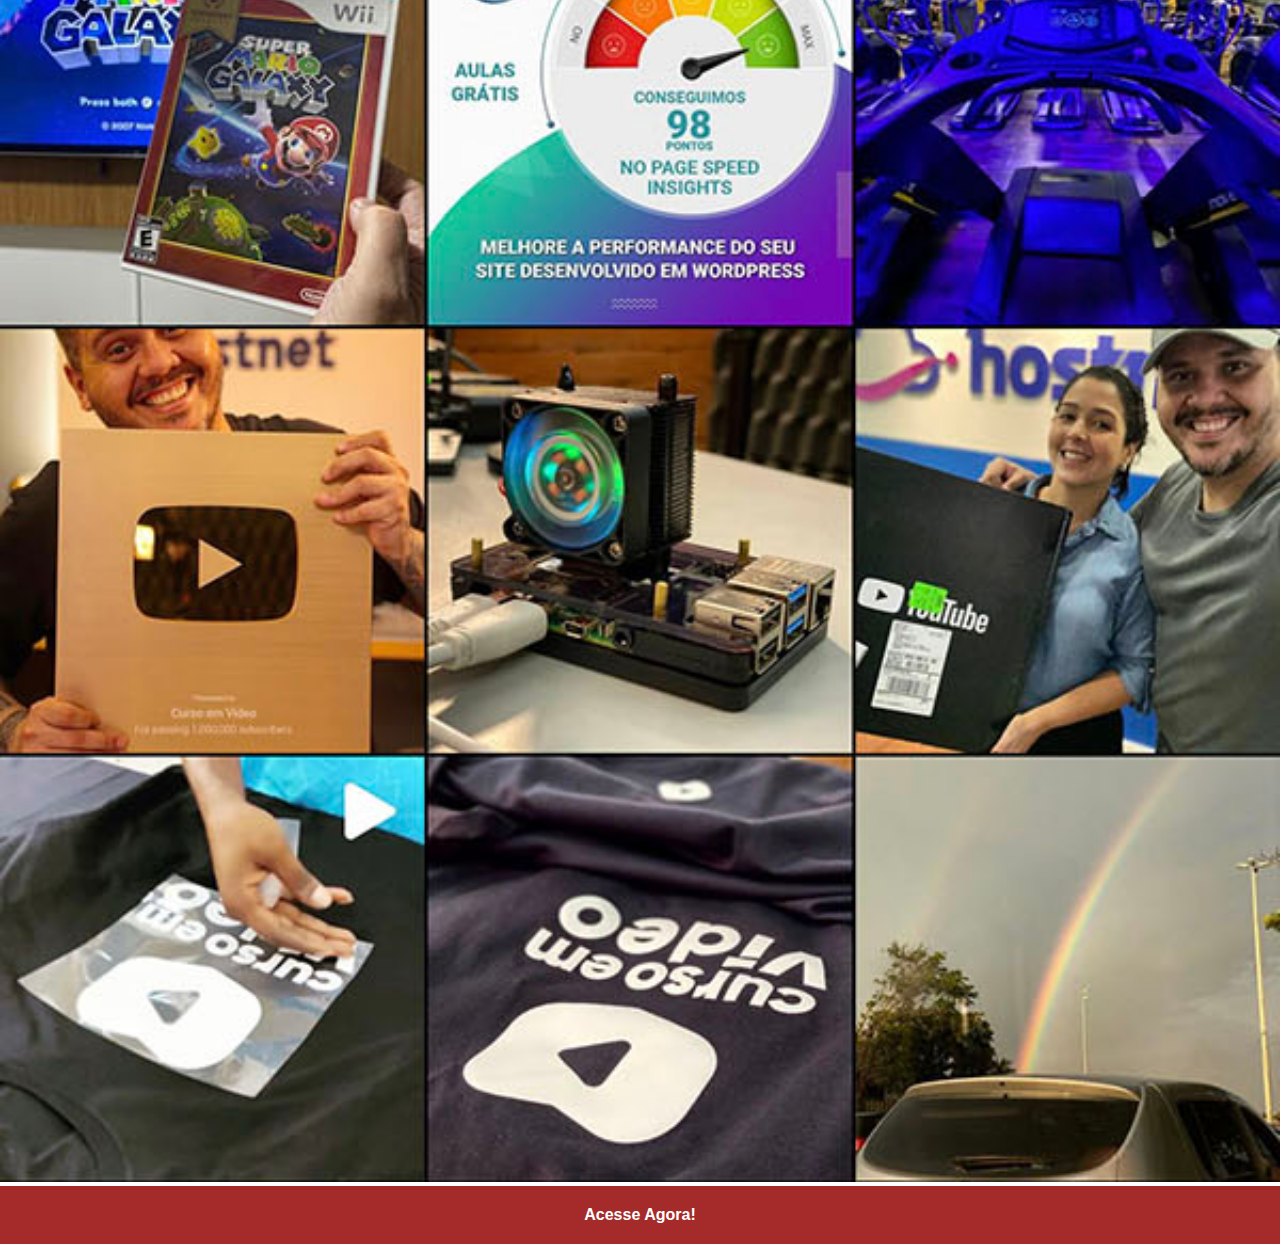
<file: instagram.html>
<!DOCTYPE html>
<html lang="en">
<head>
    <meta charset="UTF-8">
    <meta name="viewport" content="width=device-width, initial-scale=1.0">
    <link rel="stylesheet" href="estilos/social.css">
    <title>Instagram</title>
</head>
<body>
    <img src="imagens/tela-instagram.jpg" alt="Instagram">
    <a href="" target="_blank">Acesse Agora!</a>
</body>
</html>
</file>
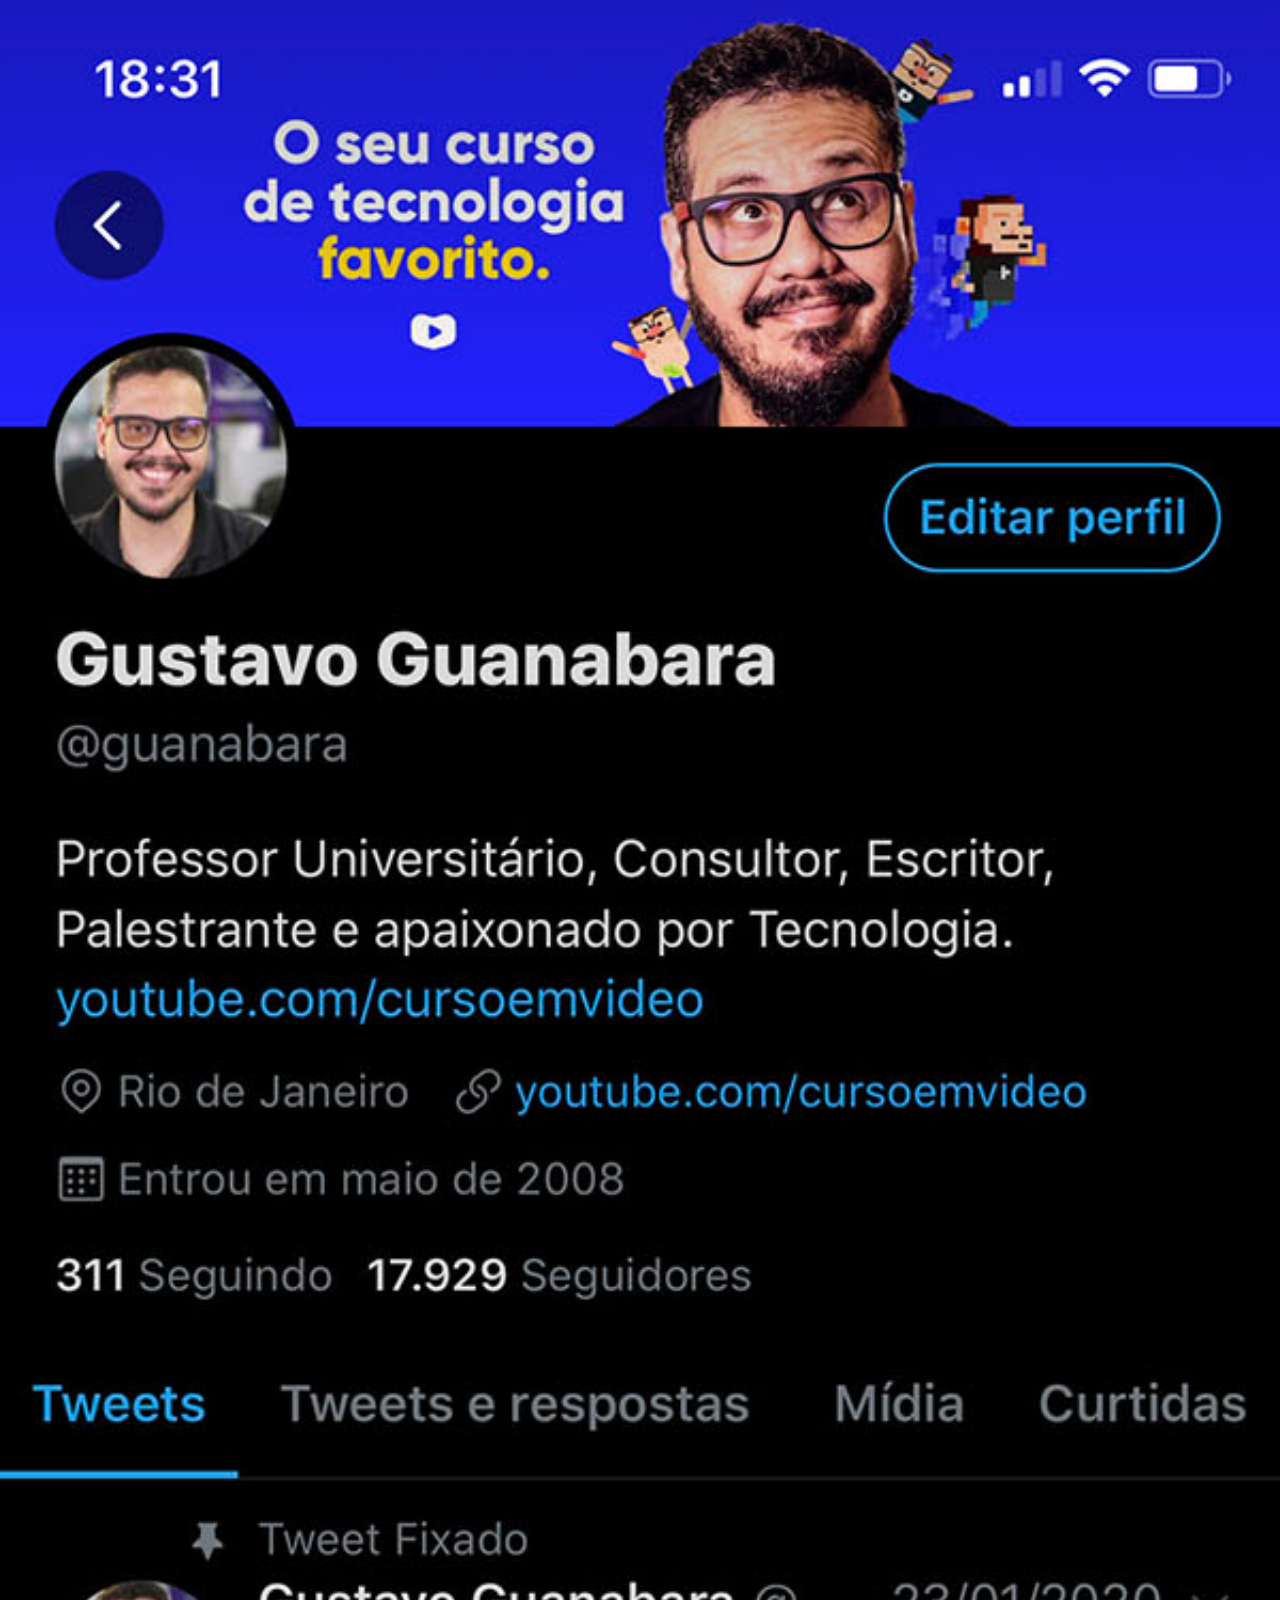
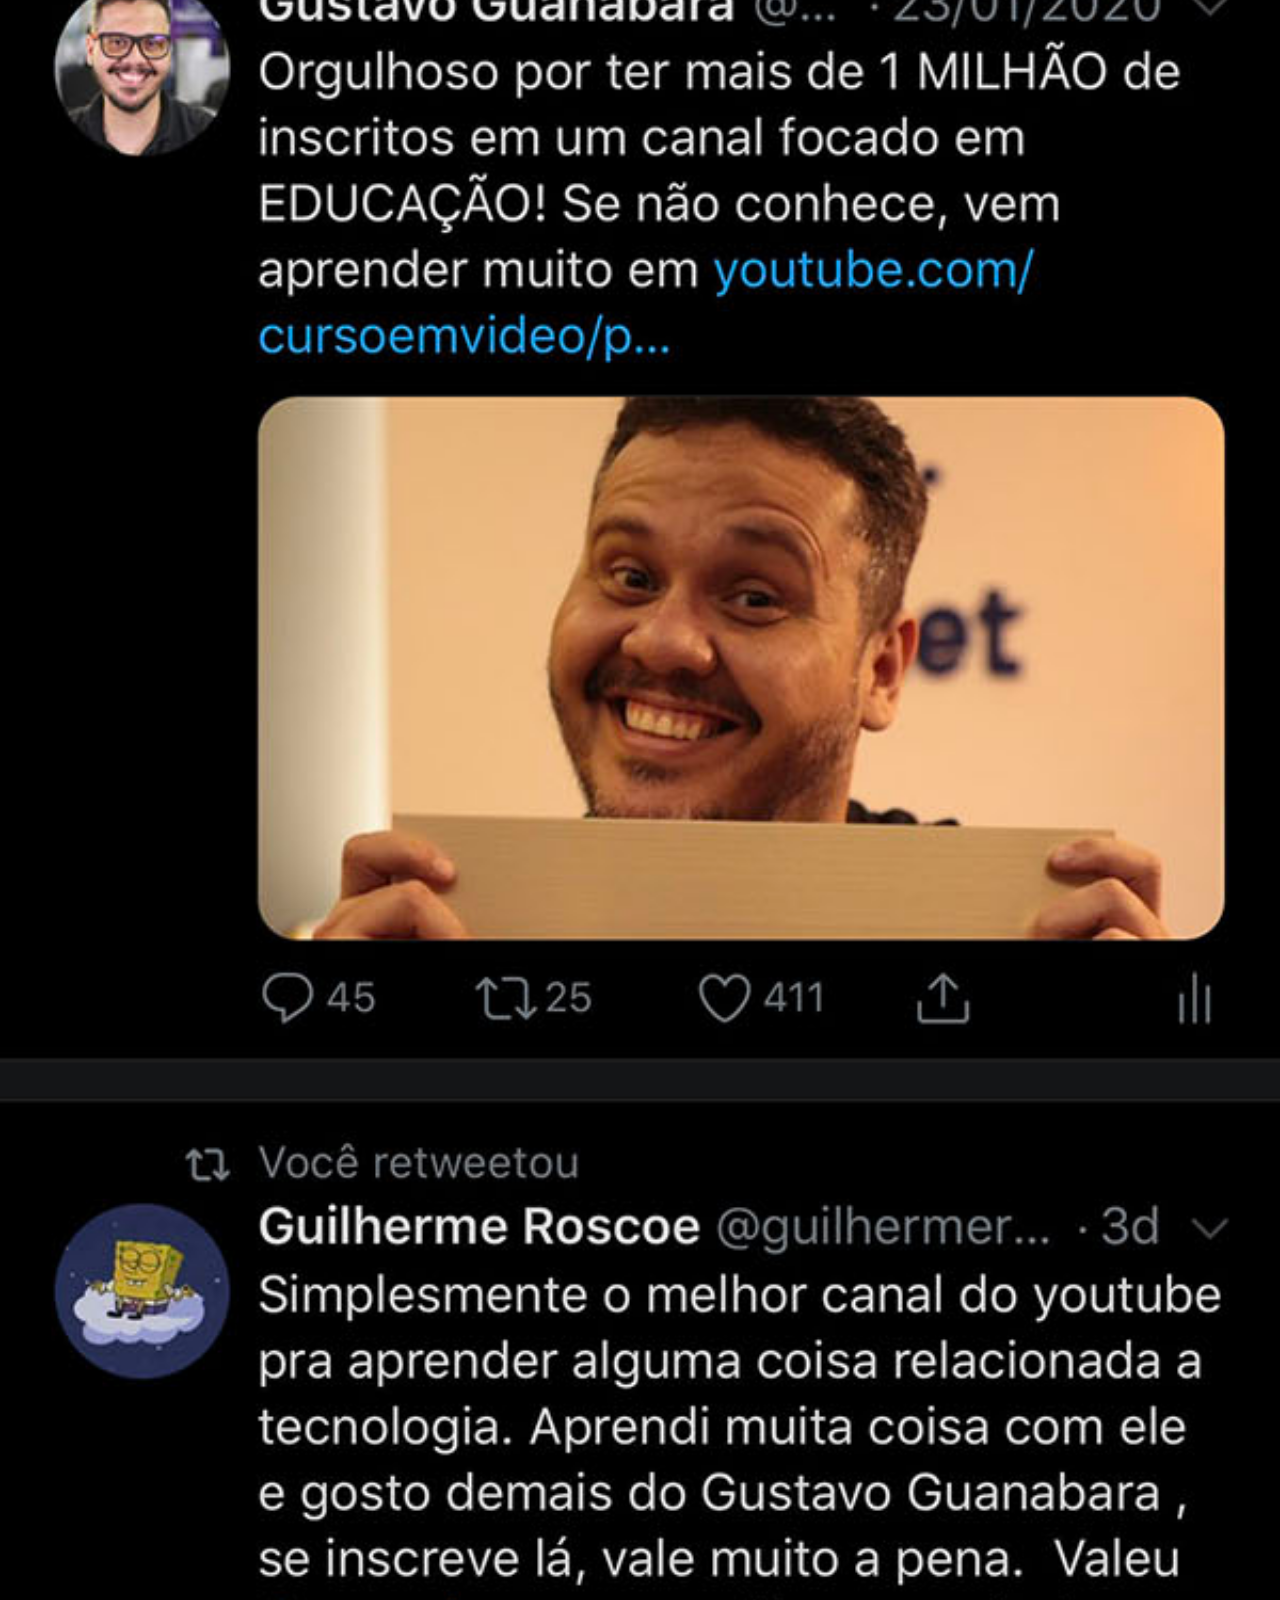
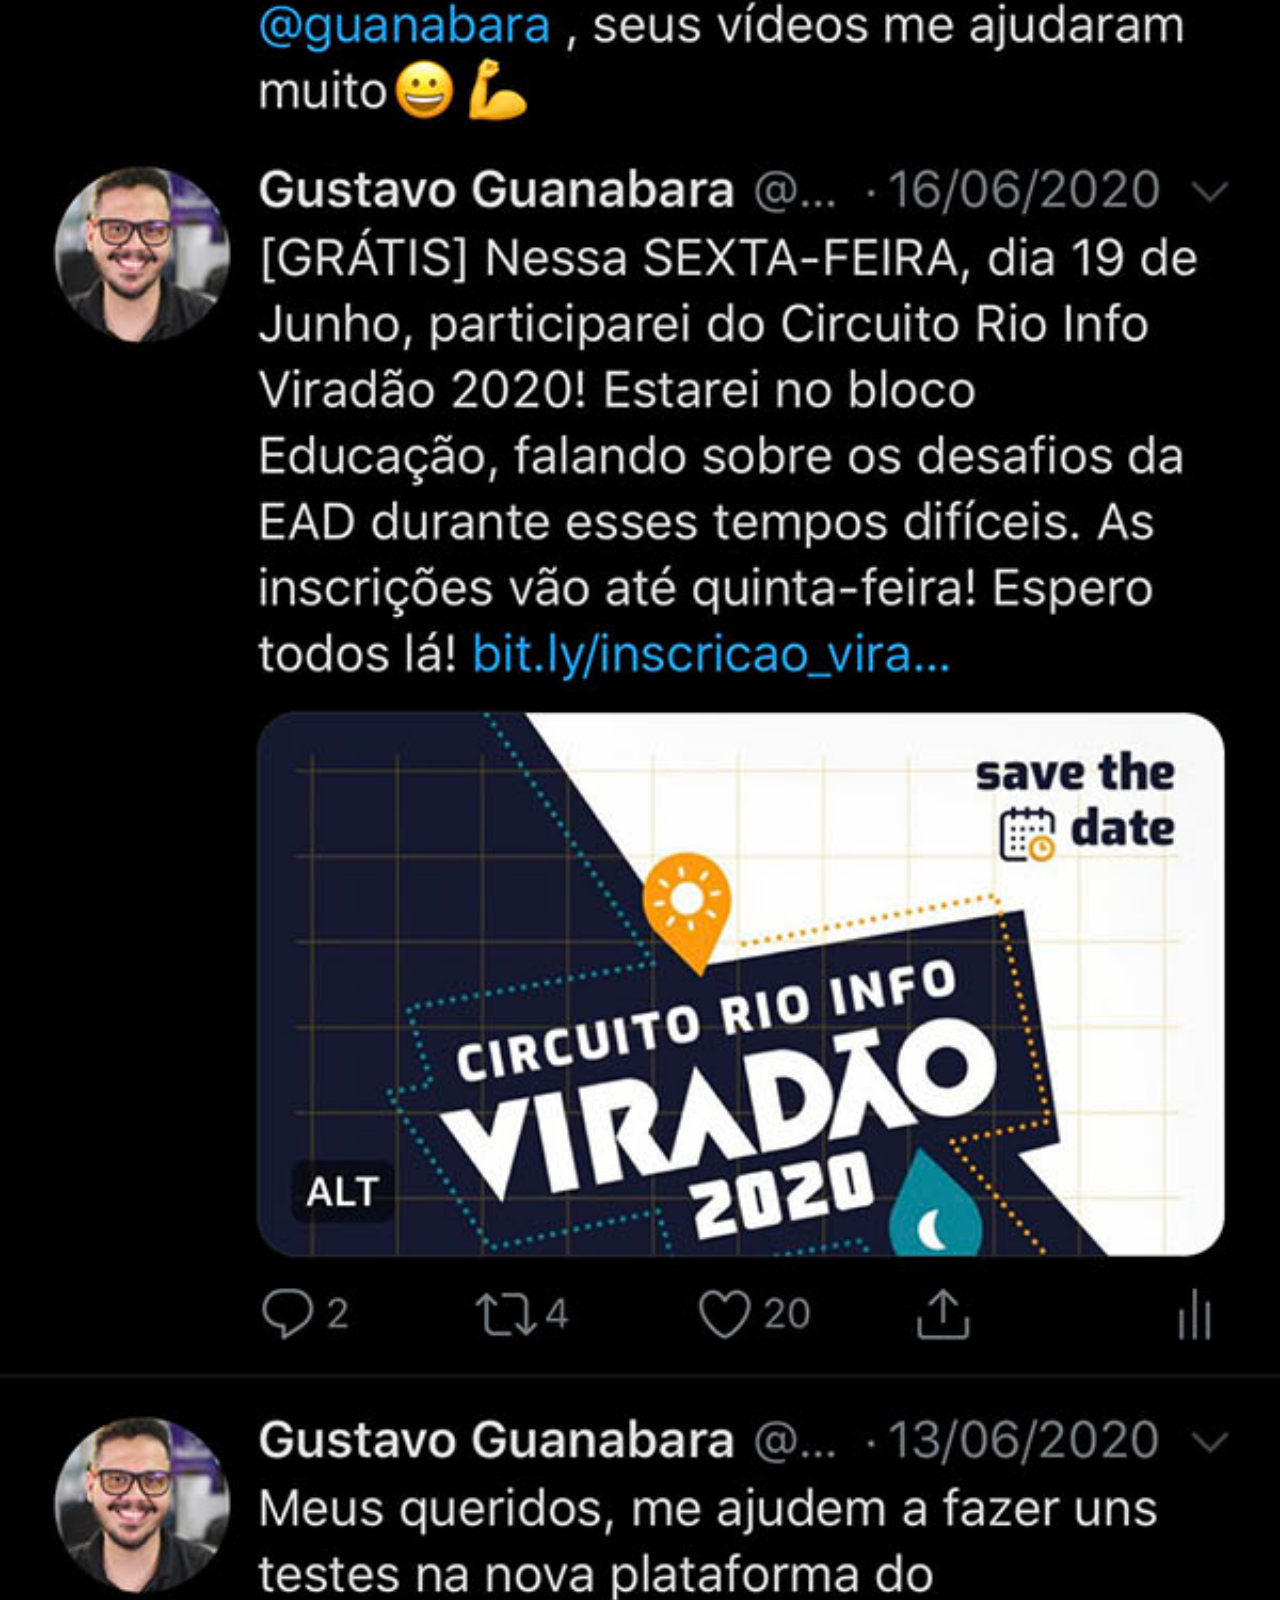
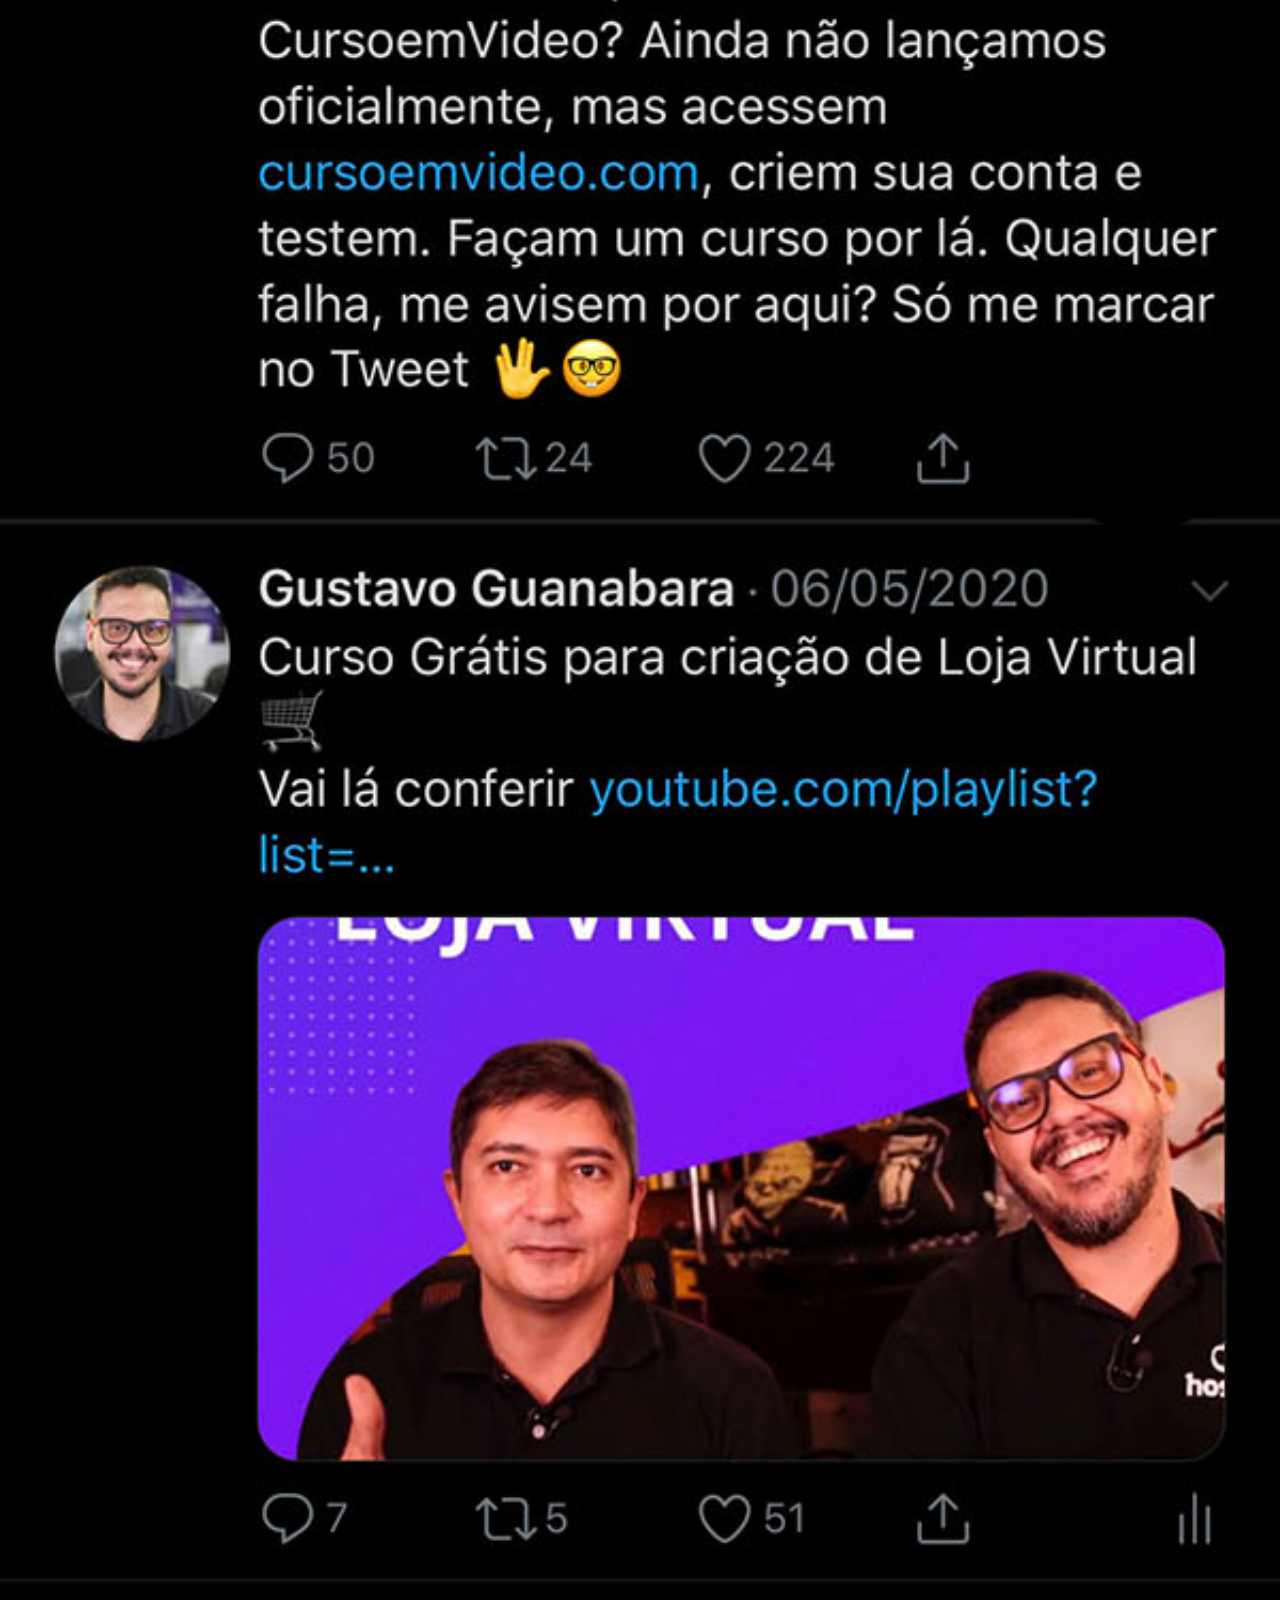
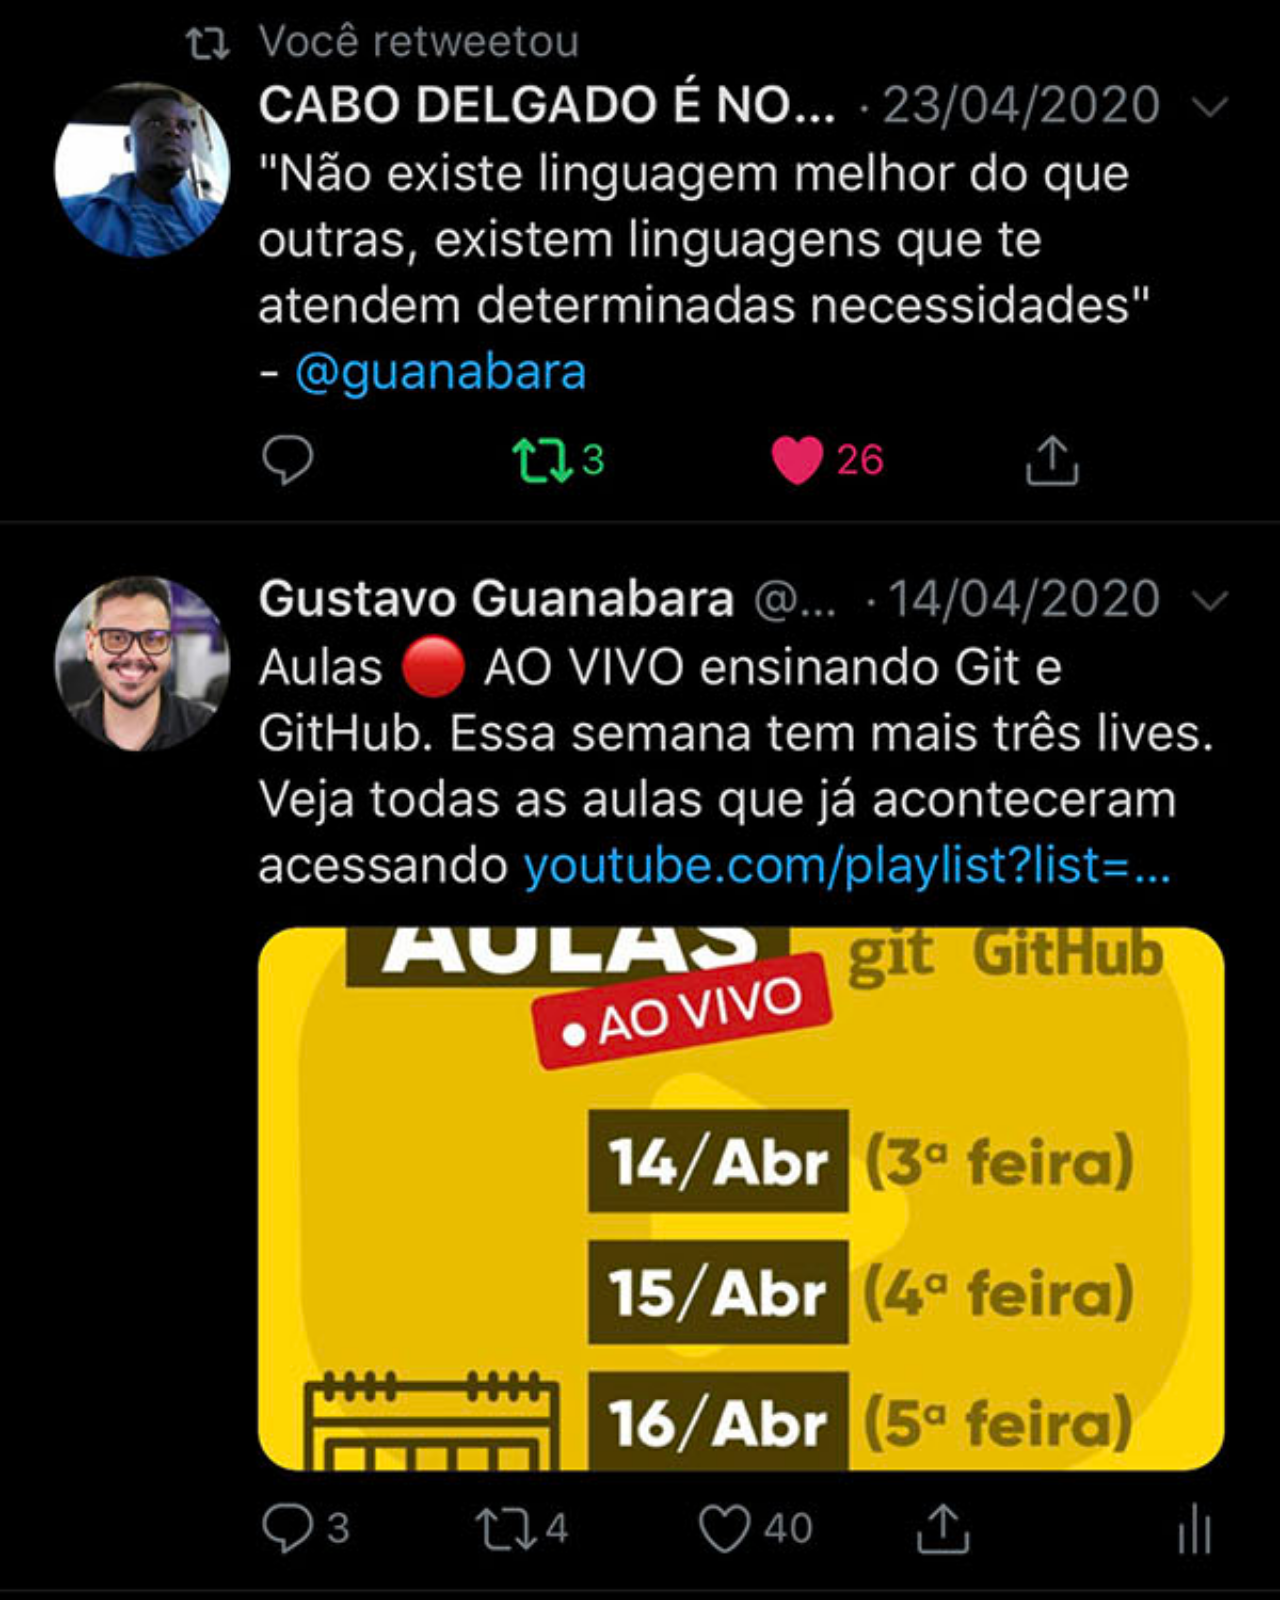
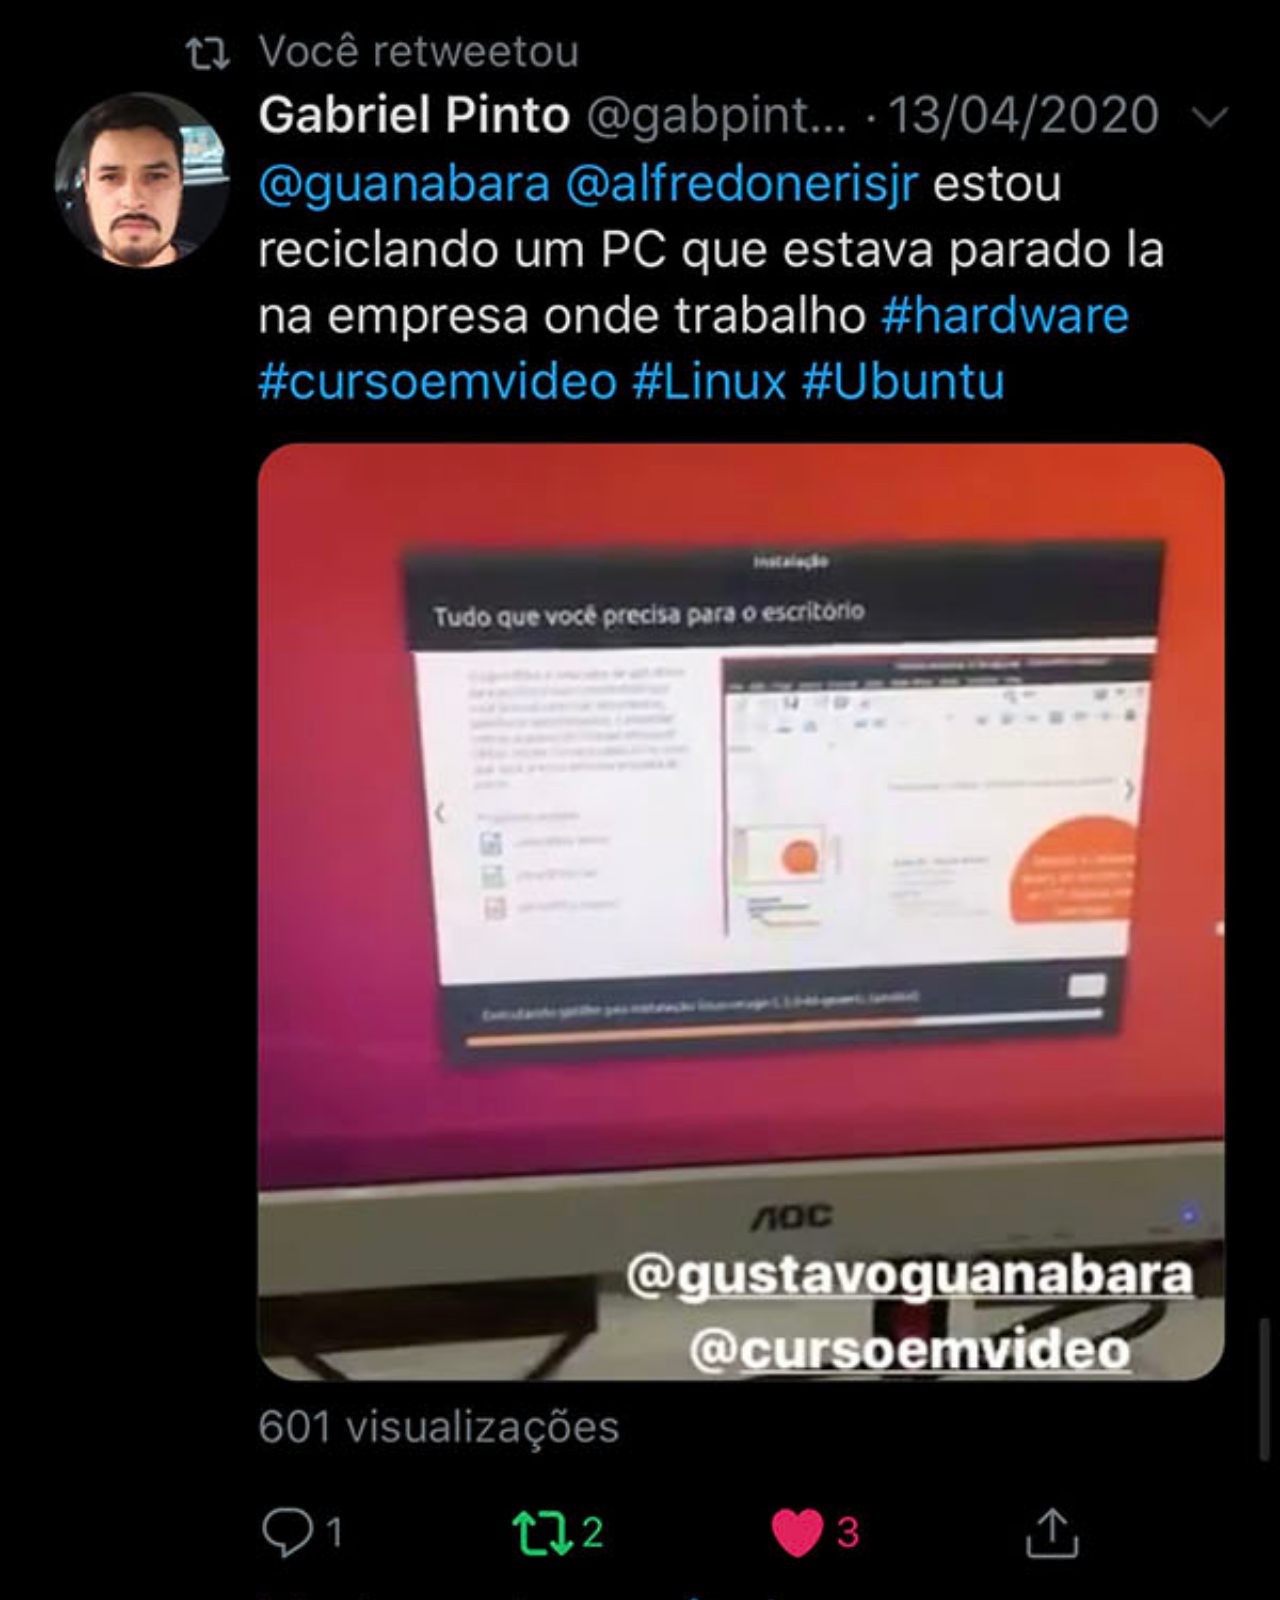
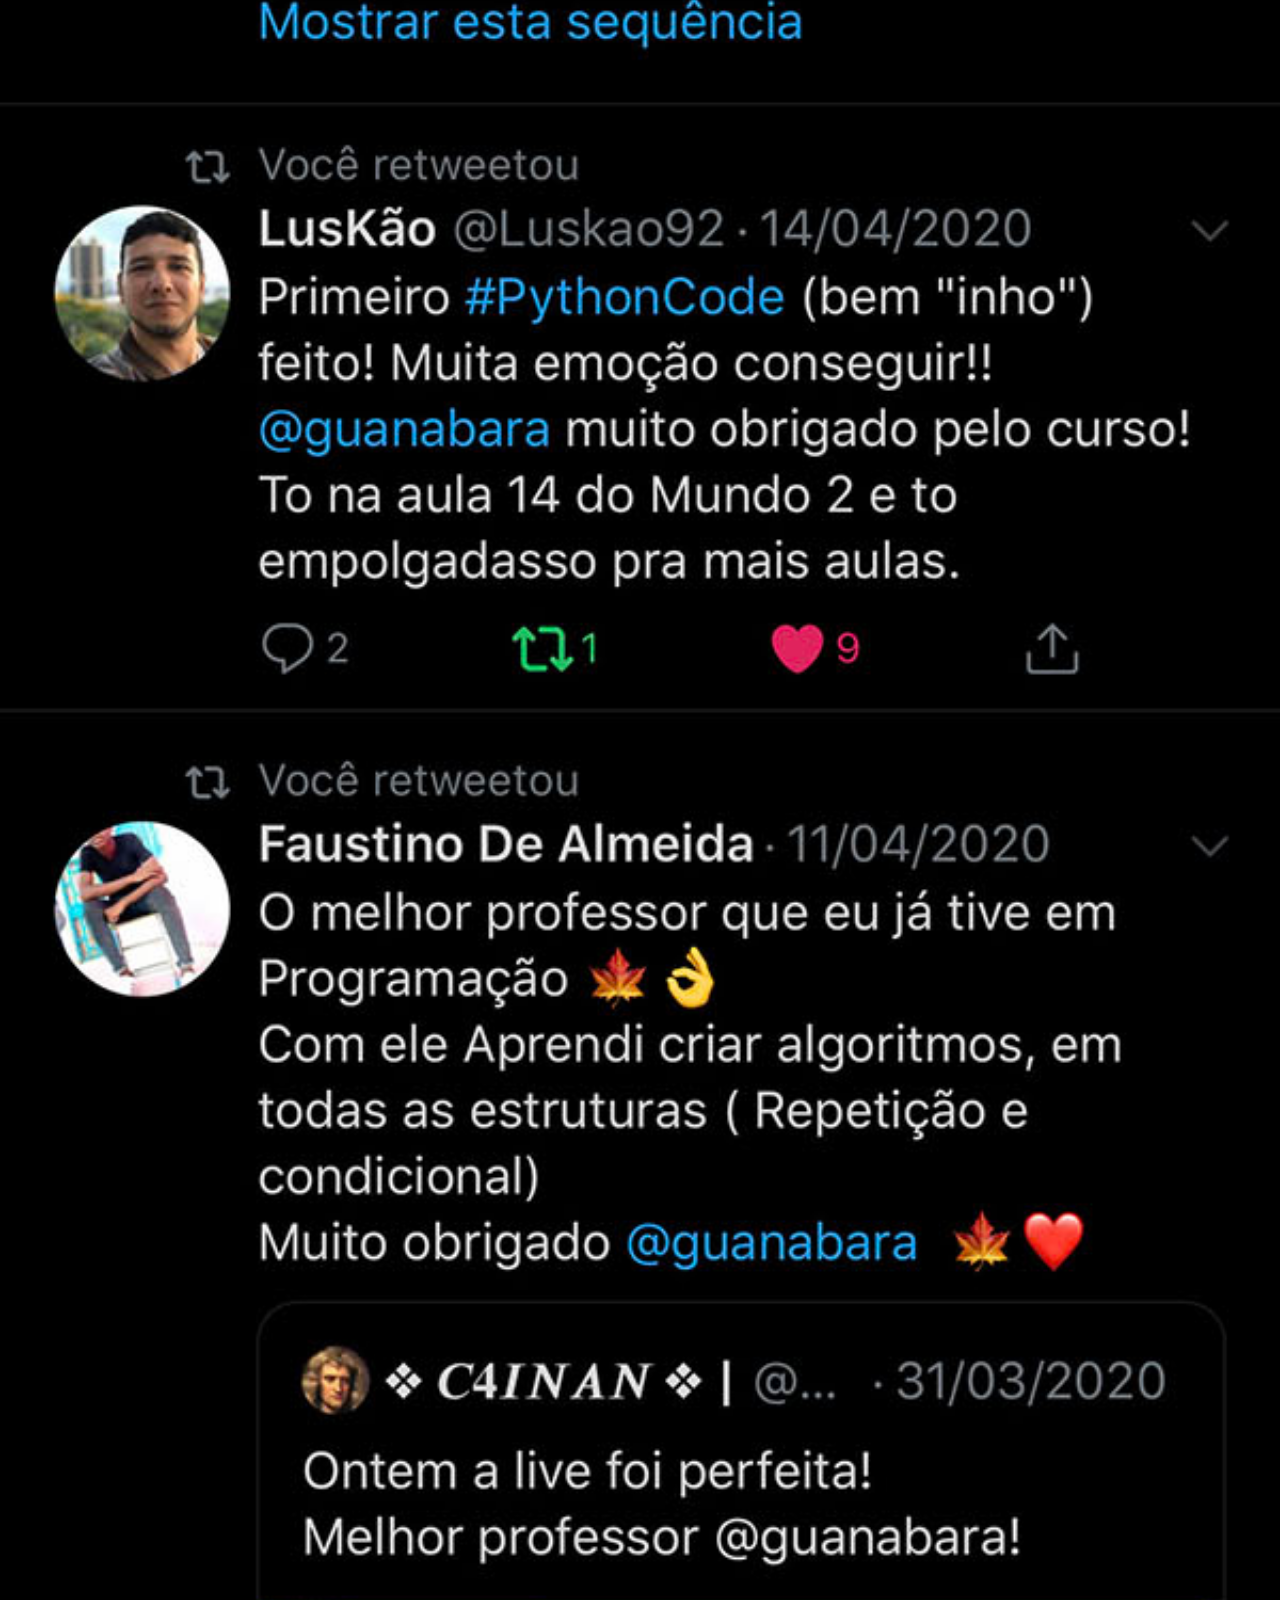
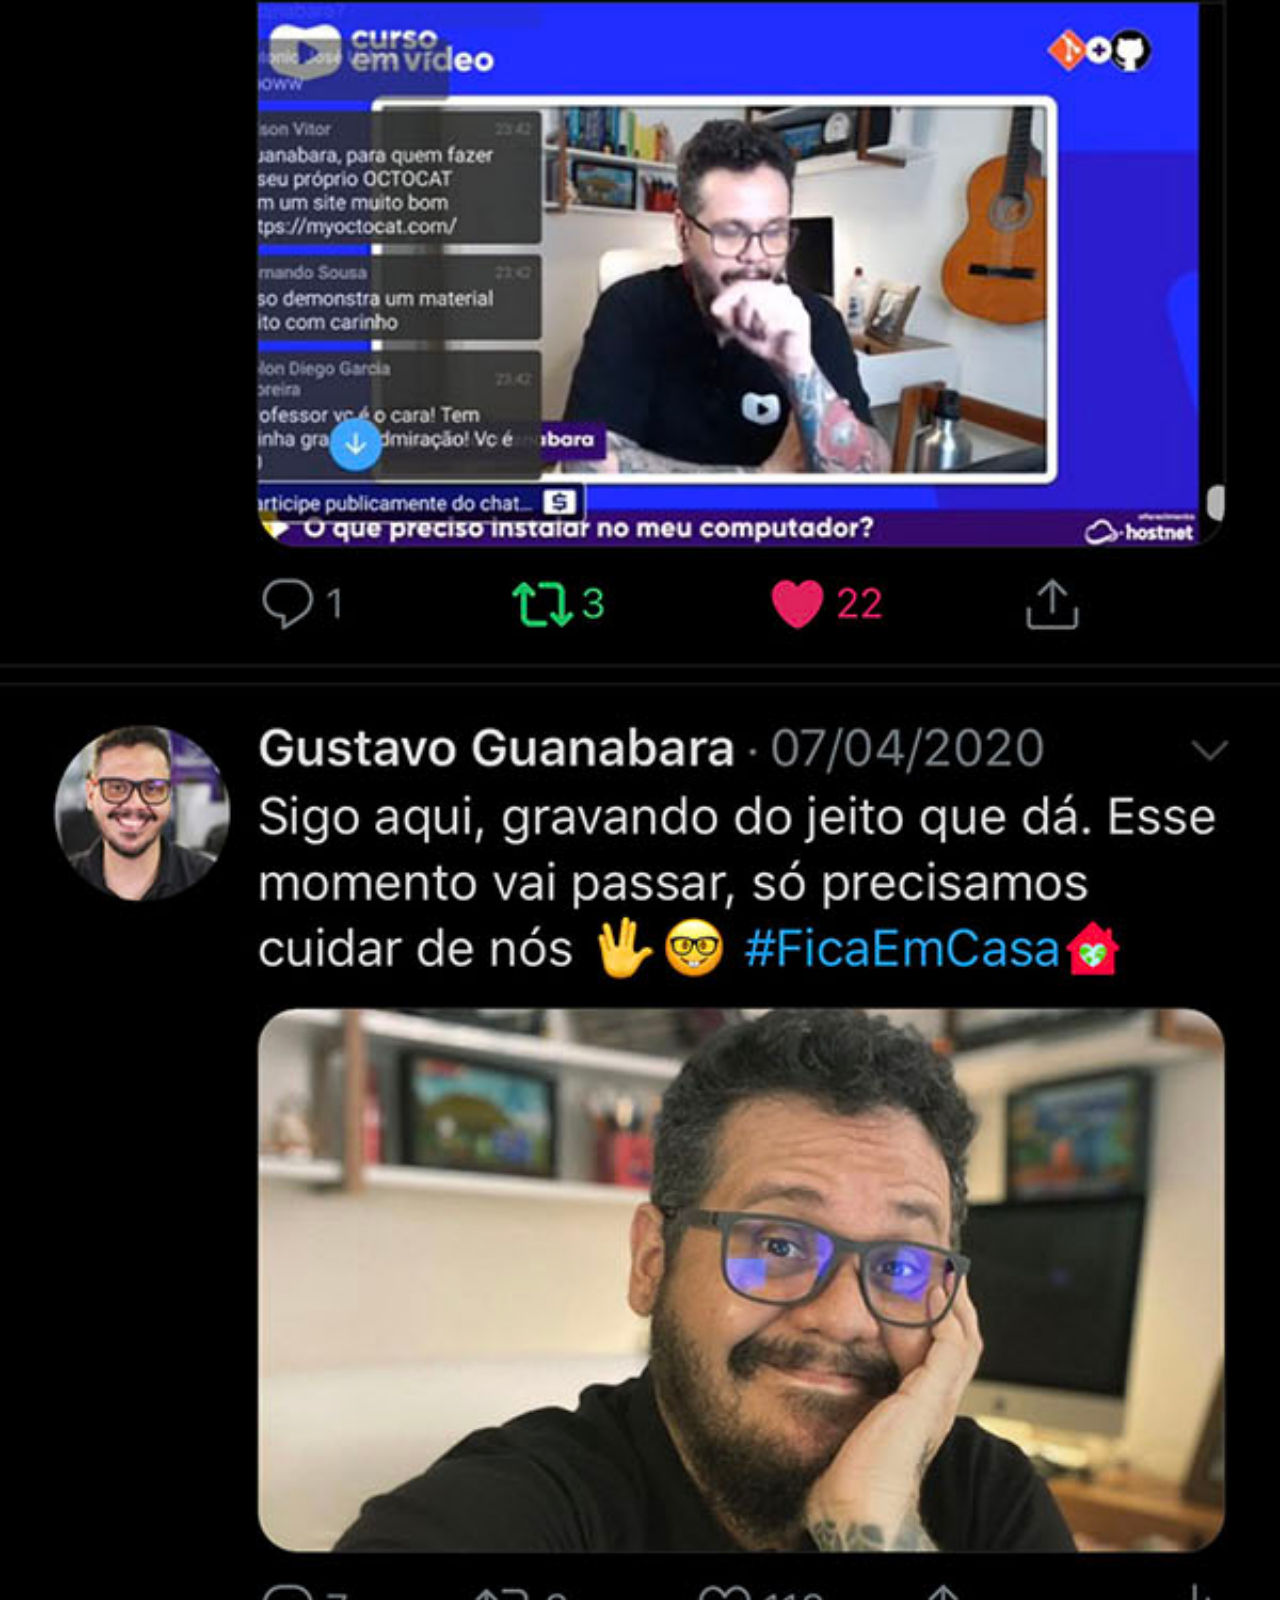
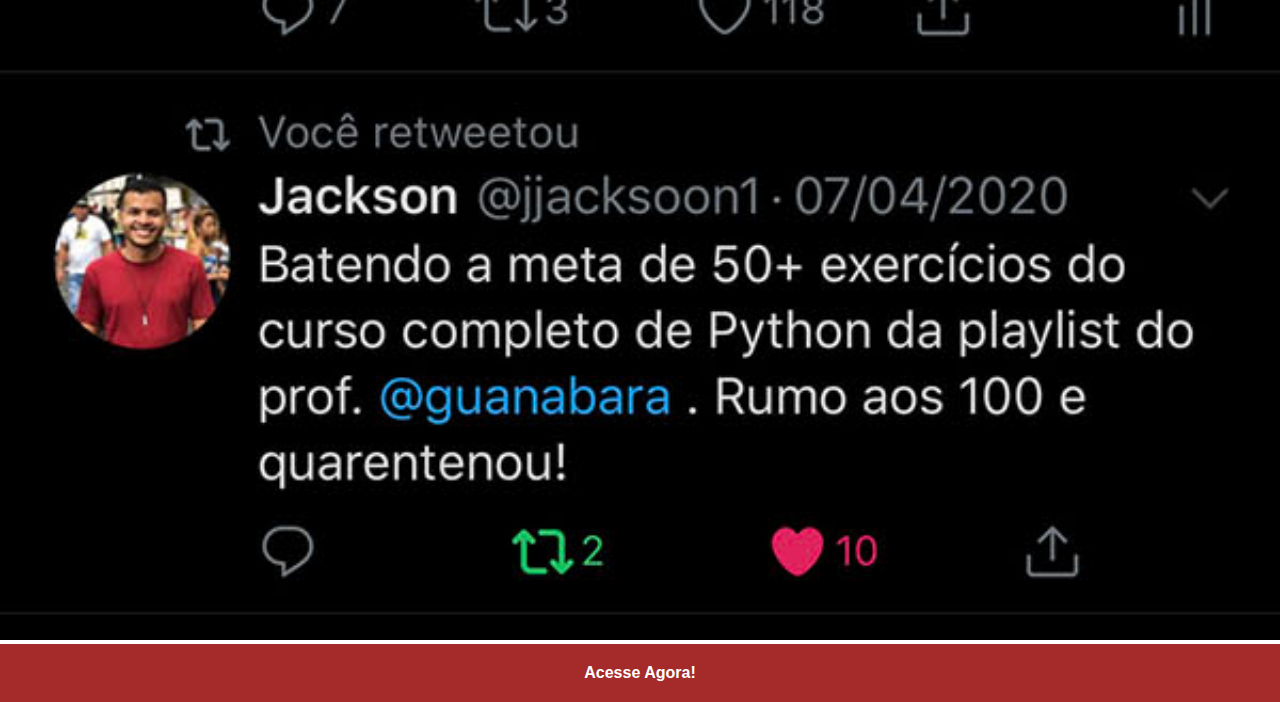
<file: twitter.html>
<!DOCTYPE html>
<html lang="en">
<head>
    <meta charset="UTF-8">
    <meta name="viewport" content="width=device-width, initial-scale=1.0">
    <link rel="stylesheet" href="estilos/social.css">
    <title>Twitter</title>
</head>
<body>
    <img src="imagens/tela-twitter.jpg" alt="Twitter">
    <a href="" target="_blank">Acesse Agora!</a>
</body>
</html>
</file>
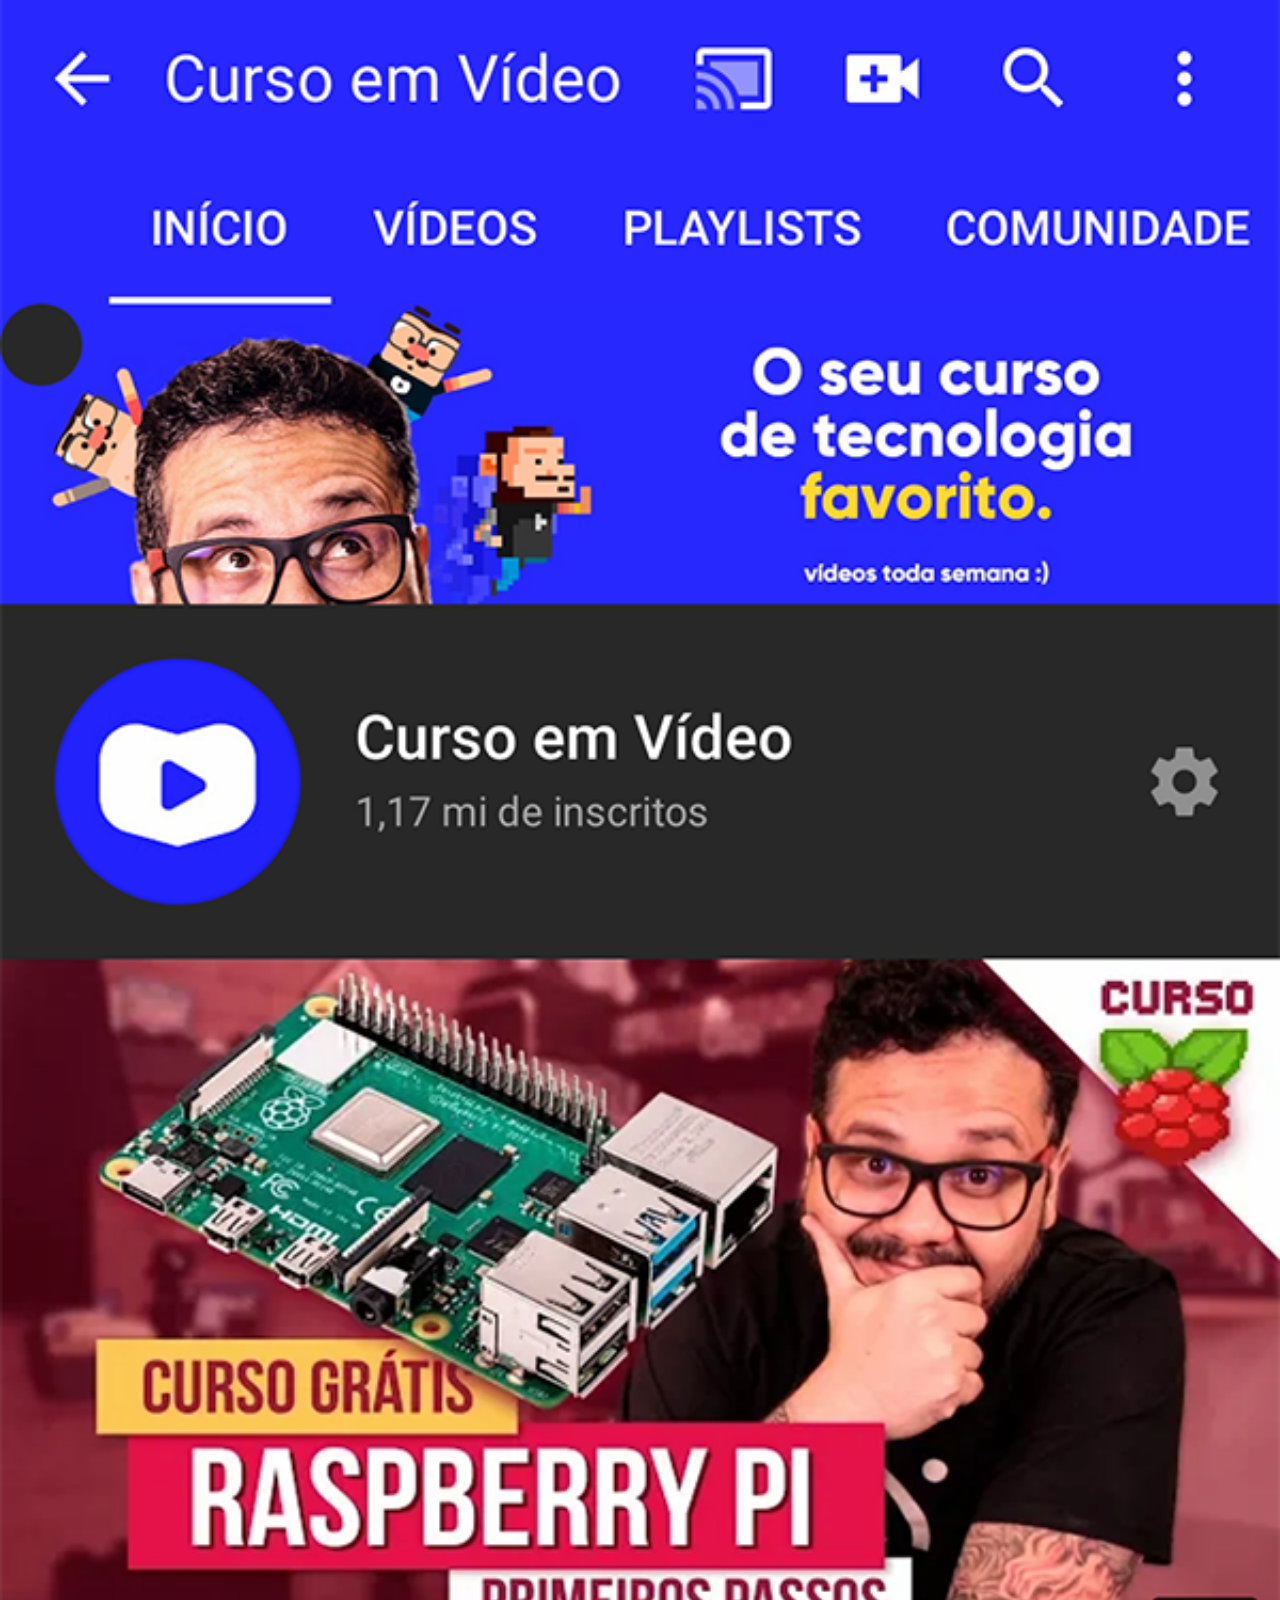
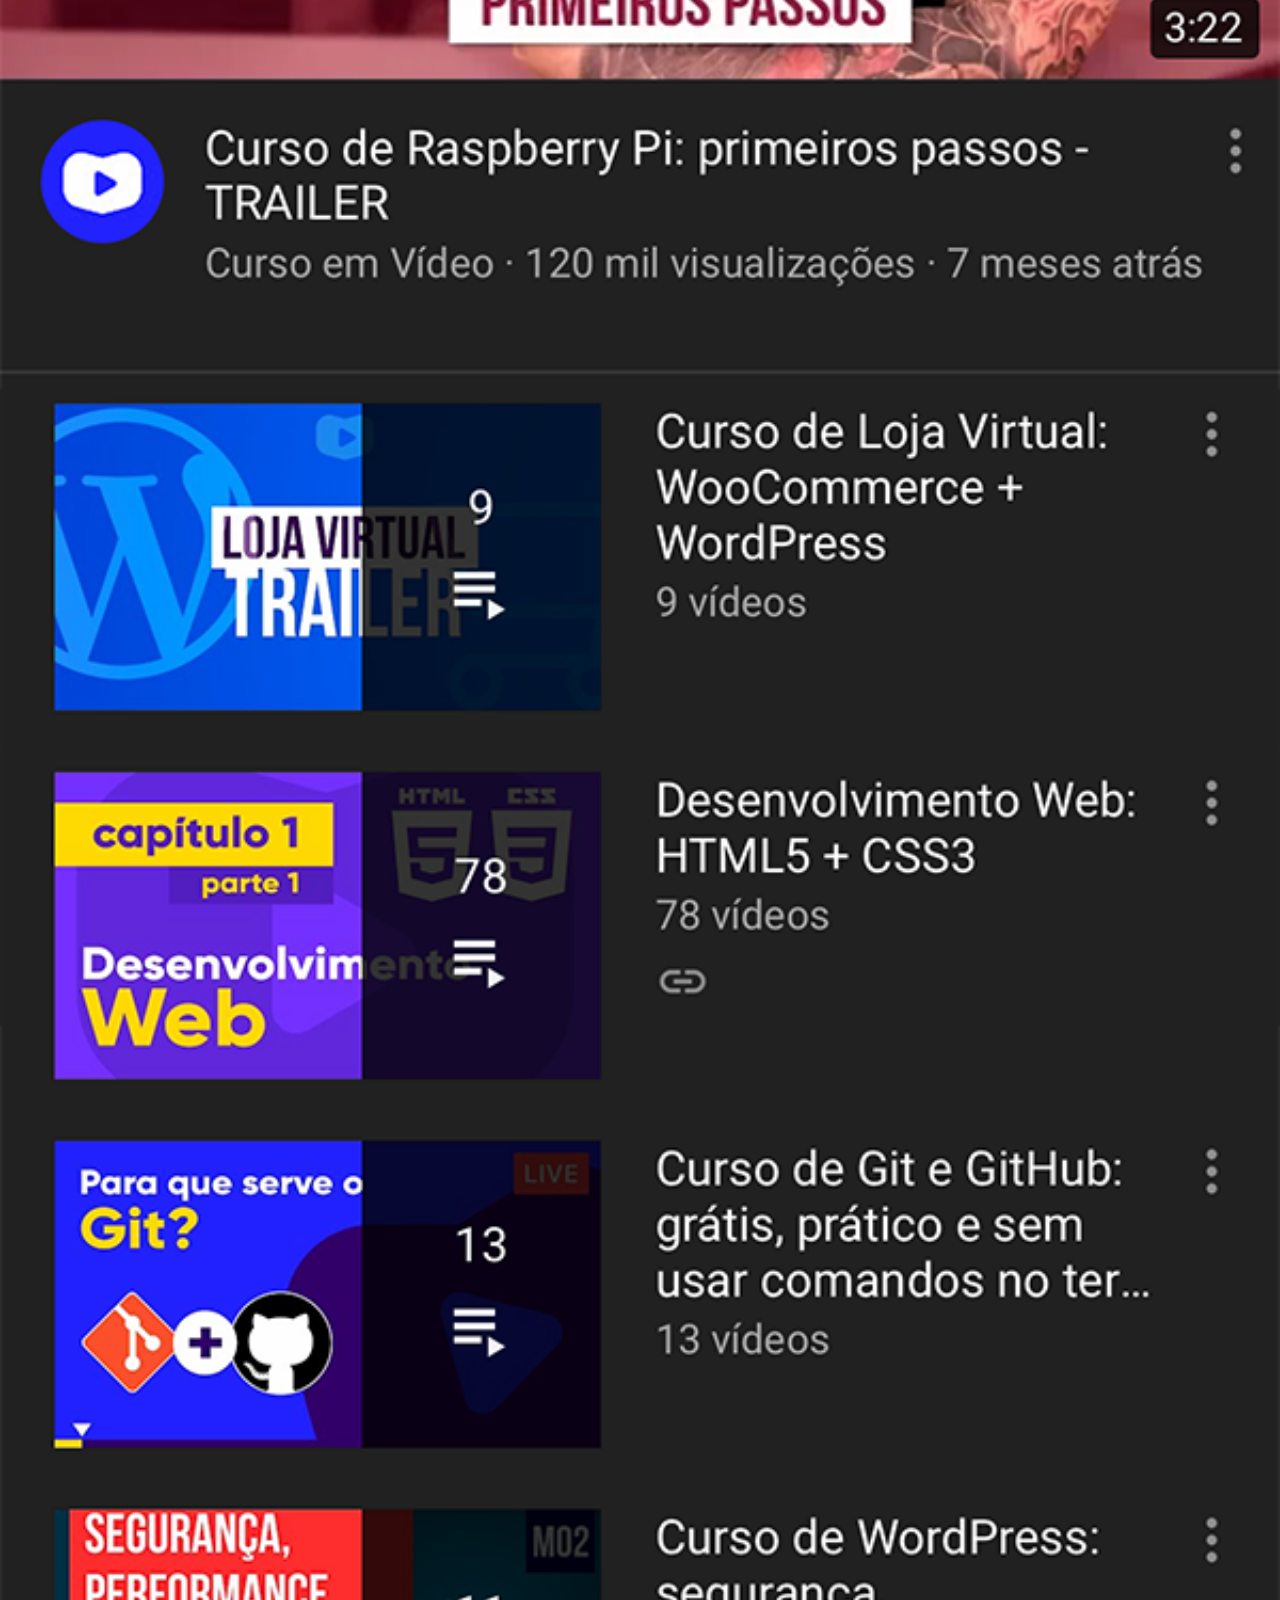
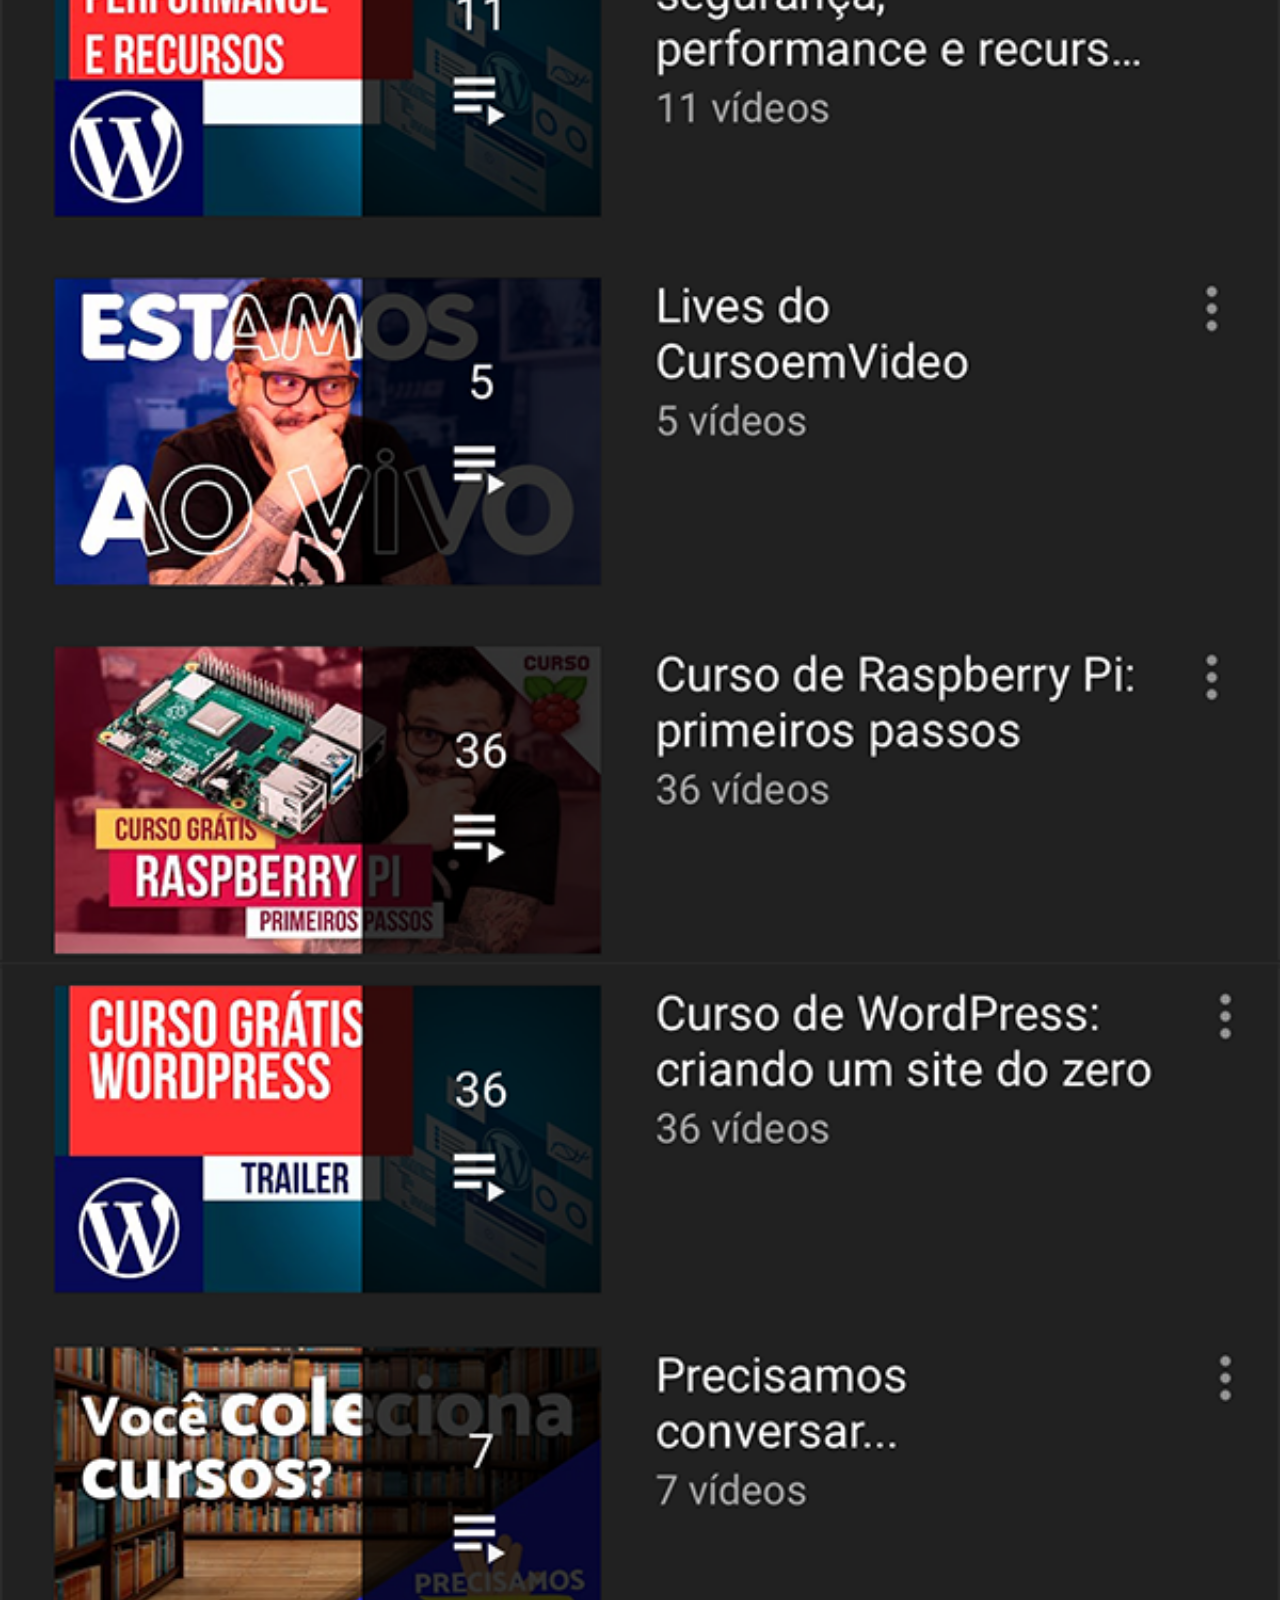
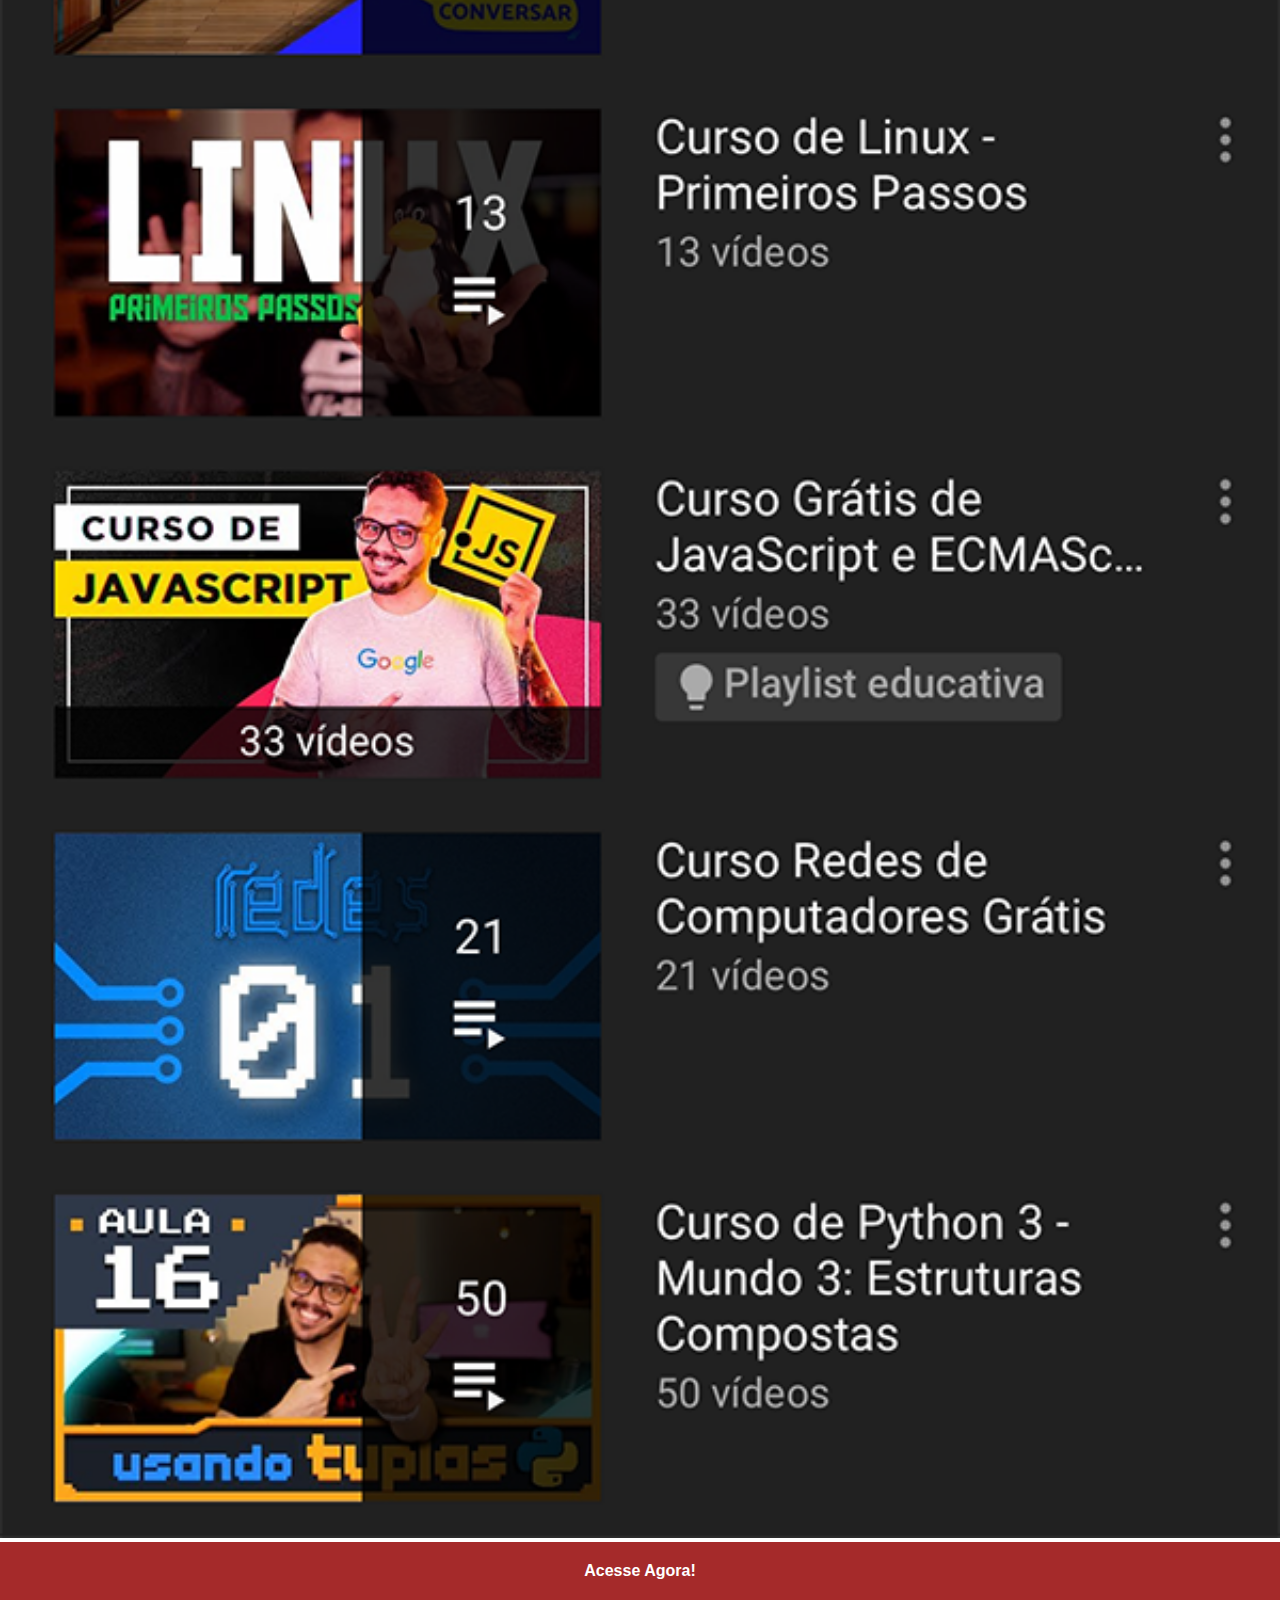
<file: youtube.html>
<!DOCTYPE html>
<html lang="en">
<head>
    <meta charset="UTF-8">
    <meta name="viewport" content="width=device-width, initial-scale=1.0">
    <title>youtube</title>
    <style>
        *{
            margin: 0px;
            padding: 0px;
            font-family: Arial, Helvetica, sans-serif;
        }
        ::-webkit-scrollbar{
            width: 0px;
            height: 0px;
        }
        img{
            width: 100vw;
        }
        a{
            display: block;
            text-align: center;
            background-color: brown;
            color: white;
            font-weight: bold;
            padding: 20px;
            text-decoration: none;
        }
    </style>
</head>
<body>
    <img src="imagens/tela-youtube.png" alt="youtube">
    <a href="" target="_blank">Acesse Agora!</a>
</body>
</html>
</file>
<file: estilos/style.css>
@charset "UTF-8";
*{
    margin: 0px;
    padding: 0px;
    font-family: Arial, Helvetica, sans-serif;
}
::-webkit-scrollbar{
    width: 0px;
    height: 0px;
}
html, body{
    height: 100vh;
    width: 100vw;
}
body{
    background-image: url('../imagens/fundo-madeira.jpg');
    background-repeat: no-repeat;
    background-position: top center;
    background-size: cover;
    background-attachment: fixed;
}
main{
    height: 100vh;
    position: relative;
    
}
#telefone{
    position: absolute;/* Vai permitir centraliaro objecto visto que o container está com a posição relativa*/
    left: 50%;
    top: 50%;
    transform: translate(-50%, -50%);/*Va permitir considerar como ponto e ancoragem o cenro do objecto e nã o canto superior esquerdo*/
    height: 627px;
    width: 311px;
    background-image: url('../imagens/frame-iphone.png');
    background-repeat: no-repeat;
}
iframe#tela{
    position: relative;
    top: 80px;
    left: 22px;
    height: 472px;
    width: 268px;
}
section#redes-sociais{
    text-align: right;
}
section#redes-sociais img{
    width: 50px;
    margin:10px;
    border-radius:50%;
    box-shadow: 2px 2px 5px rgba(0, 0, 0, 0.548);
    box-sizing: border-box;
}
section#redes-sociais img:hover{
    border: 2px solid white;
    transform: translate(-3px, -3px);
    box-shadow: 5px 5px 10px rgba(0, 0, 0, 0.616);
    transition: transform 0.5s, border 0.5s;
}
</file>
<file: estilos/social.css>
@charset "UTF-8";
*{
    margin: 0px;
    padding: 0px;
    font-family: Arial, Helvetica, sans-serif;
}
::-webkit-scrollbar{
    width: 0px;
    height: 0px;
}
img{
    width: 100vw;
}
a{
    display: block;
    text-align: center;
    background-color: brown;
    color: white;
    font-weight: bold;
    padding: 20px;
    text-decoration: none;
}
</file>
